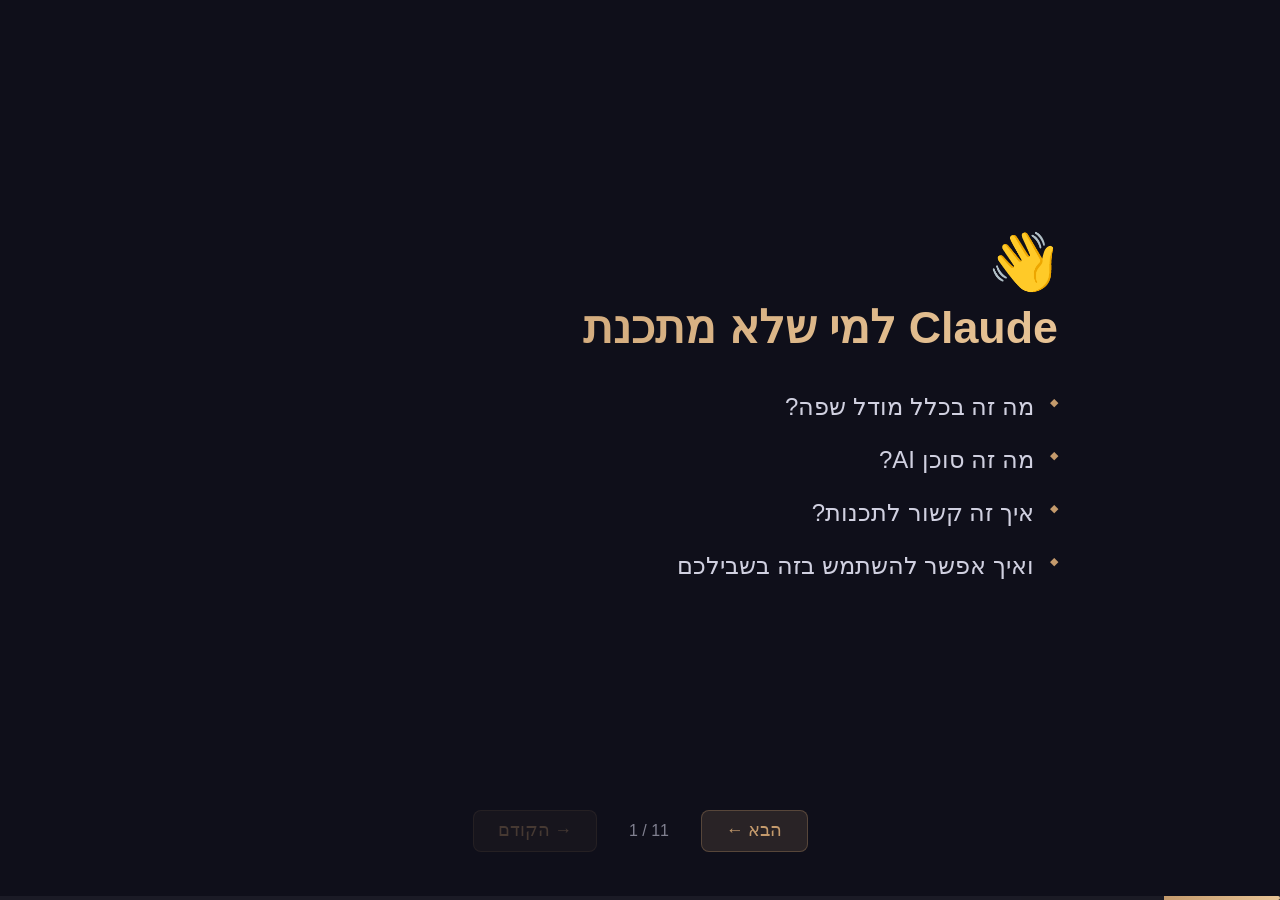
<file: teaching claude/index.html>
<!DOCTYPE html>
<html lang="he" dir="rtl">
<head>
  <meta charset="UTF-8">
  <meta name="viewport" content="width=device-width, initial-scale=1.0">
  <title>Claude למי שלא מתכנת</title>
  <link rel="stylesheet" href="styles.css">
</head>
<body>

  <!-- Slide container -->
  <div id="presentation">
    <div id="slide" class="slide">
      <div class="slide-emoji" id="slide-emoji"></div>
      <h1 id="slide-title"></h1>
      <ul id="slide-bullets"></ul>
    </div>

    <!-- Navigation -->
    <div class="nav-bar">
      <button id="btn-next" onclick="nextSlide()">הבא ←</button>
      <span id="slide-counter"></span>
      <button id="btn-prev" onclick="prevSlide()">→ הקודם</button>
    </div>

    <!-- Progress bar -->
    <div class="progress-bar">
      <div id="progress-fill" class="progress-fill"></div>
    </div>

    <!-- Speaker notes (toggle with N key) -->
    <div id="speaker-notes" class="speaker-notes hidden">
      <strong>הערות למציג:</strong>
      <p id="notes-text"></p>
    </div>
  </div>

  <!-- Load content from external file -->
  <script src="slides-content.js"></script>

  <script>
    let currentSlide = 0;

    function renderSlide(index) {
      const slide = slidesContent[index];
      if (!slide) return;

      // Title & emoji
      document.getElementById('slide-title').textContent = slide.title;
      document.getElementById('slide-emoji').textContent = slide.emoji || '';

      // Bullets
      const ul = document.getElementById('slide-bullets');
      ul.innerHTML = '';
      (slide.bullets || []).forEach(text => {
        const li = document.createElement('li');
        const isIndented = text.startsWith('  •');
        if (isIndented) {
          li.className = 'sub-bullet';
          li.textContent = text.replace(/^\s+•\s*/, '');
        } else {
          li.textContent = text;
        }
        ul.appendChild(li);
      });

      // Notes
      document.getElementById('notes-text').textContent = slide.notes || '';

      // Counter
      document.getElementById('slide-counter').textContent =
        `${index + 1} / ${slidesContent.length}`;

      // Progress bar
      const pct = ((index + 1) / slidesContent.length) * 100;
      document.getElementById('progress-fill').style.width = pct + '%';

      // Nav button states
      document.getElementById('btn-prev').disabled = index === 0;
      document.getElementById('btn-next').disabled = index === slidesContent.length - 1;

      // Animate
      const slideEl = document.getElementById('slide');
      slideEl.classList.remove('slide-enter');
      void slideEl.offsetWidth; // reflow trigger
      slideEl.classList.add('slide-enter');
    }

    function nextSlide() {
      if (currentSlide < slidesContent.length - 1) {
        currentSlide++;
        renderSlide(currentSlide);
      }
    }

    function prevSlide() {
      if (currentSlide > 0) {
        currentSlide--;
        renderSlide(currentSlide);
      }
    }

    // Keyboard navigation
    document.addEventListener('keydown', (e) => {
      if (e.key === 'ArrowLeft' || e.key === 'ArrowDown' || e.key === ' ') {
        e.preventDefault();
        nextSlide();
      } else if (e.key === 'ArrowRight' || e.key === 'ArrowUp') {
        e.preventDefault();
        prevSlide();
      } else if (e.key === 'n' || e.key === 'N' || e.key === 'נ') {
        document.getElementById('speaker-notes').classList.toggle('hidden');
      } else if (e.key === 'Home') {
        currentSlide = 0;
        renderSlide(currentSlide);
      } else if (e.key === 'End') {
        currentSlide = slidesContent.length - 1;
        renderSlide(currentSlide);
      } else if (e.key === 'f' || e.key === 'F' || e.key === 'כ') {
        toggleFullscreen();
      }
    });

    function toggleFullscreen() {
      if (!document.fullscreenElement) {
        document.documentElement.requestFullscreen();
      } else {
        document.exitFullscreen();
      }
    }

    // Touch support for mobile
    let touchStartX = 0;
    document.addEventListener('touchstart', (e) => {
      touchStartX = e.changedTouches[0].screenX;
    });
    document.addEventListener('touchend', (e) => {
      const diff = touchStartX - e.changedTouches[0].screenX;
      if (Math.abs(diff) > 50) {
        if (diff > 0) nextSlide();   // swipe left = next (RTL)
        else prevSlide();             // swipe right = prev (RTL)
      }
    });

    // Initialize
    renderSlide(0);
  </script>

</body>
</html>
</file>
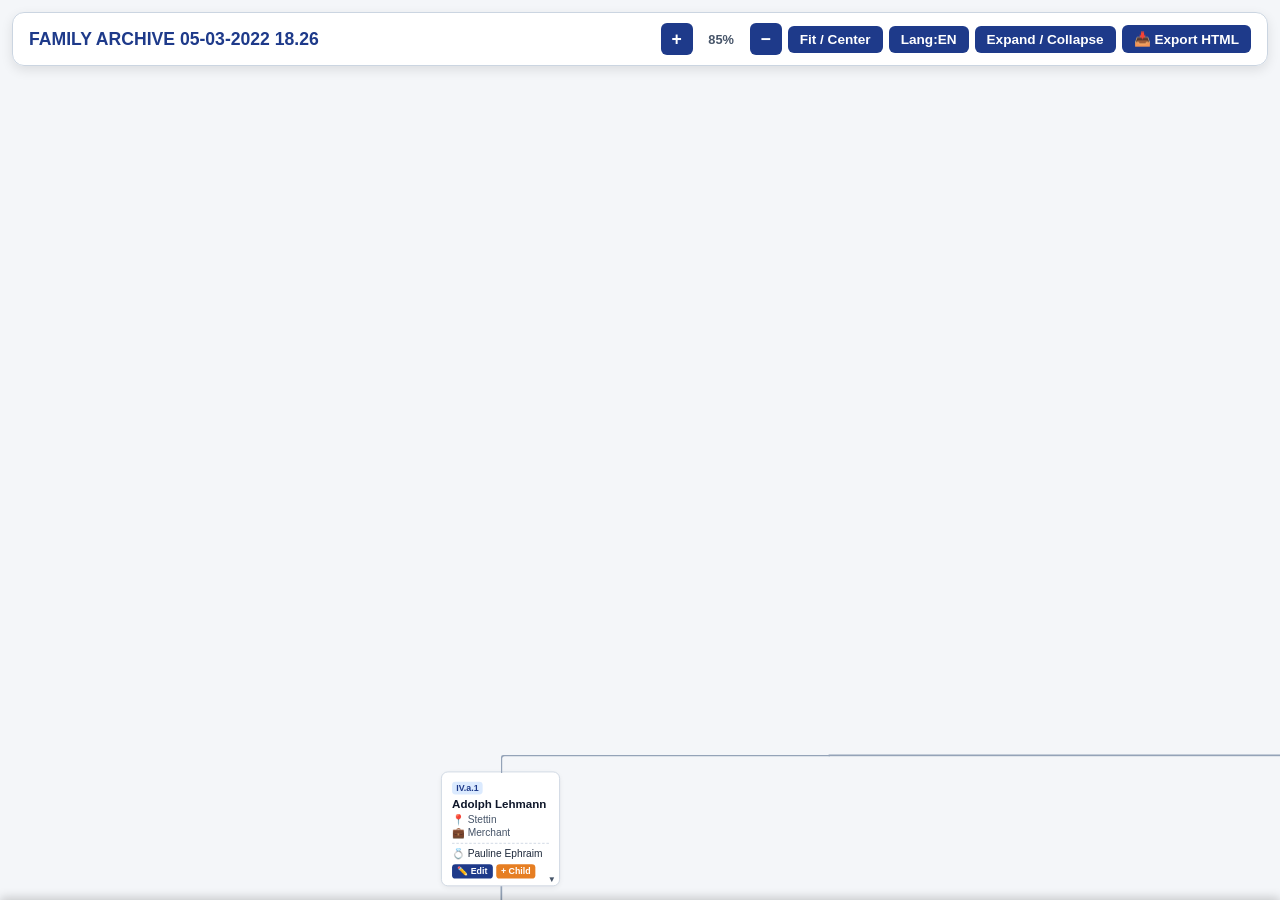
<file: family_tree_structure.html>
<!DOCTYPE html>
<html lang="en">
<head>
    <meta charset="UTF-8">
    <meta name="viewport" content="width=device-width, initial-scale=1.0, maximum-scale=1.0, user-scalable=no">
    <title>Lehmann Family Tree - Interactive Zoom & Pan</title>
    <style>
        :root {
            --bg-color: #f4f6f9;
            --node-bg: #ffffff;
            --node-border: #cbd5e1;
            --node-accent: #1e3a8a;
            --text-main: #0f172a;
            --text-sub: #475569;
            --line-color: #94a3b8;
        }

        * {
            box-sizing: border-box;
            user-select: none;
        }

        body {
            font-family: -apple-system, BlinkMacSystemFont, "Segoe UI", Roboto, Helvetica, Arial, sans-serif;
            background-color: var(--bg-color);
            color: var(--text-main);
            margin: 0;
            padding: 0;
            overflow: hidden;
            width: 100vw;
            height: 100vh;
        }

        header {
            position: fixed;
            top: 12px;
            left: 12px;
            right: 12px;
            z-index: 1000;
            display: flex;
            flex-wrap: wrap;
            justify-content: space-between;
            align-items: center;
            background: rgba(255, 255, 255, 0.95);
            backdrop-filter: blur(8px);
            padding: 10px 16px;
            border-radius: 12px;
            box-shadow: 0 4px 12px rgba(0,0,0,0.1);
            border: 1px solid var(--node-border);
        }

        h1 {
            font-size: 1.1rem;
            margin: 0;
            color: var(--node-accent);
        }

        .controls {
            display: flex;
            gap: 6px;
            align-items: center;
            flex-wrap: wrap;
        }

        button {
            background-color: var(--node-accent);
            color: white;
            border: none;
            padding: 6px 12px;
            border-radius: 6px;
            font-size: 0.85rem;
            font-weight: 600;
            cursor: pointer;
            transition: background-color 0.2s, transform 0.1s;
            display: inline-flex;
            align-items: center;
            justify-content: center;
        }

        button:active {
            transform: scale(0.95);
        }

        .zoom-btn {
            width: 32px;
            height: 32px;
            padding: 0;
            font-size: 1.1rem;
        }

        .zoom-level {
            font-size: 0.8rem;
            font-weight: bold;
            color: var(--text-sub);
            min-width: 45px;
            text-align: center;
        }

        /* Viewport and Canvas setup for Pan/Zoom */
        #viewport {
            width: 100vw;
            height: 100vh;
            cursor: grab;
            overflow: hidden;
            position: relative;
            background-radial: circle, #e2e8f0 1px, transparent 1px;
            background-size: 20px 20px;
        }

        #viewport:active {
            cursor: grabbing;
        }

        #canvas {
            position: absolute;
            transform-origin: 0 0;
            padding: 120px;
            display: inline-block;
        }

        /* Tree hierarchy structure */
        .tf-tree {
            display: inline-block;
            white-space: nowrap;
        }

        .tf-tree ul {
            display: flex;
            justify-content: center;
            padding-top: 20px;
            position: relative;
            margin: 0;
            padding-left: 0;
            list-style-type: none;
        }

        .tf-tree li {
            text-align: center;
            list-style-type: none;
            position: relative;
            padding: 20px 6px 0 6px;
        }

        /* Connecting lines */
        .tf-tree li::before, .tf-tree li::after {
            content: '';
            position: absolute;
            top: 0;
            right: 50%;
            border-top: 2px solid var(--line-color);
            width: 50%;
            height: 20px;
        }

        .tf-tree li::after {
            right: auto;
            left: 50%;
            border-left: 2px solid var(--line-color);
        }

        .tf-tree li:only-child::after, .tf-tree li:only-child::before {
            display: none;
        }

        .tf-tree li:only-child {
            padding-top: 0;
        }

        .tf-tree li:first-child::before, .tf-tree li:last-child::after {
            border: none;
        }

        .tf-tree li:last-child::before {
            border-right: 2px solid var(--line-color);
            border-radius: 0 5px 0 0;
        }

        .tf-tree li:first-child::after {
            border-radius: 5px 0 0 0;
        }

        .tf-tree ul ul::before {
            content: '';
            position: absolute;
            top: 0;
            left: 50%;
            border-left: 2px solid var(--line-color);
            width: 0;
            height: 20px;
        }

        /* Node Box Styling */
        .tf-nc {
            border: 1px solid var(--node-border);
            background-color: var(--node-bg);
            display: inline-block;
            padding: 8px 12px;
            border-radius: 8px;
            box-shadow: 0 2px 6px rgba(0,0,0,0.06);
            text-align: left;
            min-width: 140px;
            max-width: 220px;
            white-space: normal;
            vertical-align: top;
            position: relative;
            transition: border-color 0.2s, box-shadow 0.2s;
        }

        .tf-nc:hover {
            border-color: var(--node-accent);
            box-shadow: 0 4px 10px rgba(0,0,0,0.12);
        }

        .id-tag {
            font-size: 0.65rem;
            font-weight: bold;
            color: var(--node-accent);
            background: #dbeafe;
            padding: 2px 5px;
            border-radius: 4px;
            display: inline-block;
            margin-bottom: 4px;
        }

        .name {
            font-weight: bold;
            font-size: 0.85rem;
            color: var(--text-main);
        }

        .meta {
            font-size: 0.75rem;
            color: var(--text-sub);
            margin-top: 4px;
            line-height: 1.25;
        }

        .spouse {
            margin-top: 4px;
            padding-top: 4px;
            border-top: 1px dashed var(--node-border);
            font-size: 0.75rem;
            color: #1e293b;
        }

        .collapsed ul {
            display: none !important;
        }

        .has-children > .tf-nc::after {
            content: '▼';
            font-size: 0.6rem;
            position: absolute;
            bottom: 2px;
            right: 4px;
            color: var(--text-sub);
        }

        .collapsed.has-children > .tf-nc::after {
            content: '▶';
        }

        /* Edit buttons on nodes */
        .node-actions {
            margin-top: 6px;
            display: flex;
            gap: 4px;
        }

        .node-btn {
            background: var(--node-accent);
            color: white;
            border: none;
            padding: 2px 6px;
            border-radius: 4px;
            font-size: 0.65rem;
            cursor: pointer;
            font-weight: 600;
        }

        .node-btn:hover { opacity: 0.85; }
        .node-btn.add { background: #e67e22; }

        /* Save bar */
        .save-bar {
            position: fixed;
            bottom: 0;
            left: 0;
            right: 0;
            background: var(--node-accent);
            color: white;
            padding: 10px 20px;
            display: flex;
            justify-content: space-between;
            align-items: center;
            z-index: 2000;
            transform: translateY(100%);
            transition: transform 0.3s ease;
            box-shadow: 0 -2px 10px rgba(0,0,0,0.2);
        }

        .save-bar.visible { transform: translateY(0); }

        .save-bar button {
            padding: 8px 16px;
            font-size: 0.85rem;
            border-radius: 8px;
        }

        .save-bar .btn-save { background: #28a745; }
        .save-bar .btn-discard { background: #dc3545; }

        /* Modal */
        .modal-overlay {
            position: fixed;
            inset: 0;
            background: rgba(0,0,0,0.5);
            display: flex;
            align-items: center;
            justify-content: center;
            z-index: 3000;
        }

        .modal {
            background: white;
            border-radius: 12px;
            padding: 24px;
            min-width: 320px;
            max-width: 90vw;
            box-shadow: 0 10px 40px rgba(0,0,0,0.3);
        }

        .modal h3 { margin: 0 0 16px 0; color: var(--node-accent); }

        .modal label {
            display: block;
            font-size: 0.85rem;
            font-weight: 600;
            margin-bottom: 4px;
            color: var(--text-sub);
        }

        .modal input {
            width: 100%;
            padding: 8px 12px;
            border: 1px solid var(--node-border);
            border-radius: 6px;
            font-size: 0.9rem;
            margin-bottom: 12px;
            box-sizing: border-box;
        }

        .modal-actions {
            display: flex;
            gap: 8px;
            justify-content: flex-end;
            margin-top: 16px;
        }

        .modal-actions button {
            padding: 8px 16px;
            border-radius: 8px;
            font-weight: 600;
        }

        .modal-actions .btn-cancel { background: #dc3545; }
        .modal-actions .btn-confirm { background: #28a745; }

        /* Print styles */
        @media print {
            @page {
                size: landscape;
                margin: 5mm;
            }

            body {
                overflow: visible;
                width: auto;
                height: auto;
                background: white;
            }

            header, .save-bar, .modal-overlay, .node-actions {
                display: none !important;
            }

            #viewport {
                overflow: visible;
                width: auto;
                height: auto;
                cursor: default;
            }

            #canvas {
                position: static;
                transform: none !important;
                padding: 10px;
                display: block;
            }

            .tf-tree {
                display: block;
                white-space: nowrap;
            }

            .tf-nc {
                border: 1px solid #999;
                box-shadow: none;
                font-size: 7pt;
                padding: 3px 5px;
                min-width: 70px;
                max-width: 130px;
            }

            .tf-nc:hover {
                border-color: #999;
                box-shadow: none;
            }

            .tf-tree li {
                padding: 14px 3px 0 3px;
            }

            .tf-tree ul { padding-top: 14px; }
            .tf-tree ul ul::before { height: 14px; }
            .tf-tree li::before, .tf-tree li::after { height: 14px; }

            .id-tag { font-size: 5pt; padding: 1px 3px; }
            .name { font-size: 7pt; }
            .meta { font-size: 6pt; margin-top: 2px; }
            .spouse { font-size: 6pt; margin-top: 2px; padding-top: 2px; }

            .collapsed ul {
                display: flex !important;
            }

            .has-children > .tf-nc::after,
            .collapsed.has-children > .tf-nc::after {
                display: none;
            }
        }

        /* Print preview mode - applied via JS before printing */
        body.print-mode {
            overflow: visible;
            width: auto;
            height: auto;
        }

        body.print-mode header { display: none; }
        body.print-mode .save-bar { display: none; }
        body.print-mode .node-actions { display: none; }

        body.print-mode #viewport {
            overflow: visible;
            width: auto;
            height: auto;
        }

        body.print-mode #canvas {
            position: static;
            transform: none !important;
            padding: 10px;
        }
    </style>
</head>
<body>

<header>
    <h1 id="app-title">Lehmann Family Tree</h1>
    <div class="controls">
        <button class="zoom-btn" onclick="zoomIn()" title="Zoom In">+</button>
        <span class="zoom-level" id="zoom-indicator">100%</span>
        <button class="zoom-btn" onclick="zoomOut()" title="Zoom Out">−</button>
        <button onclick="resetZoom()" title="Reset View">Fit / Center</button>
        <button onclick="toggleLang()">Lang: <span id="lang-label">EN</span></button>
        <button onclick="toggleAll()">Expand / Collapse</button>
        <button onclick="printTree()">📥 Export HTML</button>
    </div>
</header>

<div id="viewport">
    <div id="canvas">
        <div class="tf-tree" id="tree-root"></div>
    </div>
</div>

<div class="save-bar" id="save-bar">
    <span id="save-status">Unsaved changes</span>
    <div style="display:flex;gap:8px;">
        <button class="btn-discard" onclick="discardChanges()">Discard</button>
        <button class="btn-save" onclick="saveChanges()">Save Changes</button>
    </div>
</div>

<script>
let currentLang = 'en';
let allExpanded = true;
let jsonData = null;
let hasChanges = false;

// Pan / Zoom variables
let scale = 0.85;
let pointX = 50;
let pointY = 100;
let startX = 0;
let startY = 0;
let isPanning = false;

const viewport = document.getElementById('viewport');
const canvas = document.getElementById('canvas');
const zoomIndicator = document.getElementById('zoom-indicator');

let treeData = null;

function personToNode(person) {
    return {
        id: person.id,
        name: person.name,
        birth: person.birth_year || (person.birth_date ? person.birth_date.split('-')[0] : ''),
        loc: person.location || '',
        occ_de: person.occupation_de || '',
        occ_en: person.occupation_en || '',
        spouse: person.spouse || '',
        notes_de: person.marital_status_de || person.notes_de || '',
        notes_en: person.marital_status_en || person.notes_en || '',
        children: []
    };
}

function buildNestedTree(json) {
    const generations = json.generations;
    const nodeMap = {};

    generations.forEach(gen => {
        gen.individuals.forEach(person => {
            nodeMap[person.id] = personToNode(person);
        });
    });

    const parentChildMap = {
        'I.1': ['II.1'],
        'II.1': ['III.1'],
        'III.1': ['IV.a', 'IV.b', 'IV.c', 'IV.c.single', 'IV.d'],
        'IV.a': generations.find(g => g.generation === 'IV.a Children')?.individuals.map(p => p.id) || [],
        'IV.b': generations.find(g => g.generation === 'IV.b Children')?.individuals.map(p => p.id) || [],
        'IV.c': generations.find(g => g.generation === 'IV.c Children')?.individuals.map(p => p.id) || [],
        'IV.d': generations.find(g => g.generation === 'IV.d Children')?.individuals.map(p => p.id) || [],
    };

    generations.forEach(gen => {
        const match = gen.generation.match(/^([\w.]+)\s*Children$/);
        if (match) {
            const parentId = match[1].trim();
            parentChildMap[parentId] = gen.individuals.map(p => p.id);
        }
        const match2 = gen.generation.match(/^([\w.]+)\s*\/\s*[\w.]+\s*Children$/);
        if (match2) {
            const parentId = match2[1].trim();
            parentChildMap[parentId] = gen.individuals.map(p => p.id);
        }
    });

    function attachChildren(node) {
        const childIds = parentChildMap[node.id];
        if (childIds) {
            node.children = childIds
                .filter(id => nodeMap[id])
                .map(id => {
                    const child = nodeMap[id];
                    attachChildren(child);
                    return child;
                });
        }
        return node;
    }

    const root = nodeMap['I.1'];
    attachChildren(root);
    return root;
}

async function loadTreeData() {
    const response = await fetch('family_tree_base.json');
    jsonData = await response.json();
    document.getElementById('app-title').textContent = jsonData.document_title || 'Lehmann Family Tree';
    rebuildTree();
}

function rebuildTree() {
    treeData = buildNestedTree(jsonData);
    renderTree(false);
}

function markDirty() {
    hasChanges = true;
    document.getElementById('save-bar').classList.add('visible');
}

function updateTransform() {
    canvas.style.transform = `translate(${pointX}px, ${pointY}px) scale(${scale})`;
    zoomIndicator.innerText = `${Math.round(scale * 100)}%`;
}

function zoomIn() {
    scale = Math.min(scale * 1.2, 2.5);
    updateTransform();
}

function zoomOut() {
    scale = Math.max(scale / 1.2, 0.15);
    updateTransform();
}

function resetZoom() {
    scale = 0.65;
    const viewportWidth = viewport.clientWidth;
    const canvasWidth = canvas.clientWidth * scale;
    pointX = Math.max((viewportWidth - canvasWidth) / 2, 20);
    pointY = 100;
    updateTransform();
}

// Pan & Drag Handlers
viewport.addEventListener('mousedown', (e) => {
    if (e.target.closest('header') || e.target.closest('.tf-nc')) return;
    isPanning = true;
    startX = e.clientX - pointX;
    startY = e.clientY - pointY;
});

window.addEventListener('mousemove', (e) => {
    if (!isPanning) return;
    e.preventDefault();
    pointX = e.clientX - startX;
    pointY = e.clientY - startY;
    updateTransform();
});

window.addEventListener('mouseup', () => {
    isPanning = false;
});

// Wheel Zoom Handler
viewport.addEventListener('wheel', (e) => {
    e.preventDefault();
    const xs = (e.clientX - pointX) / scale;
    const ys = (e.clientY - pointY) / scale;
    const delta = -e.deltaY;

    if (delta > 0) {
        scale = Math.min(scale * 1.1, 2.5);
    } else {
        scale = Math.max(scale / 1.1, 0.15);
    }

    pointX = e.clientX - xs * scale;
    pointY = e.clientY - ys * scale;
    updateTransform();
}, { passive: false });

// Touch Panning & Pinching for Mobile
let touchStartDist = 0;

viewport.addEventListener('touchstart', (e) => {
    if (e.touches.length === 1) {
        if (e.target.closest('header') || e.target.closest('.tf-nc')) return;
        isPanning = true;
        startX = e.touches[0].clientX - pointX;
        startY = e.touches[0].clientY - pointY;
    } else if (e.touches.length === 2) {
        isPanning = false;
        touchStartDist = Math.hypot(
            e.touches[0].clientX - e.touches[1].clientX,
            e.touches[0].clientY - e.touches[1].clientY
        );
    }
});

viewport.addEventListener('touchmove', (e) => {
    if (isPanning && e.touches.length === 1) {
        pointX = e.touches[0].clientX - startX;
        pointY = e.touches[0].clientY - startY;
        updateTransform();
    } else if (e.touches.length === 2) {
        const dist = Math.hypot(
            e.touches[0].clientX - e.touches[1].clientX,
            e.touches[0].clientY - e.touches[1].clientY
        );
        const factor = dist / touchStartDist;
        scale = Math.min(Math.max(scale * factor, 0.15), 2.5);
        touchStartDist = dist;
        updateTransform();
    }
});

viewport.addEventListener('touchend', () => {
    isPanning = false;
});

// Tree Building HTML Logic
function buildTreeHTML(node) {
    const hasChildren = node.children && node.children.length > 0;
    const occ = currentLang === 'de' ? (node.occ_de || '') : (node.occ_en || '');
    const escapedId = node.id.replace(/'/g, "\\'");

    let html = `<li class="${hasChildren ? 'has-children' : ''}">`;
    html += `<div class="tf-nc" onclick="toggleNode(event, this)">`;
    html += `<span class="id-tag">${node.id}</span>`;
    html += `<div class="name">${node.name}</div>`;

    if (node.birth || node.loc || occ) {
        html += `<div class="meta">`;
        if (node.birth) html += `<div><sup>*</sup>${node.birth}</div>`;
        if (node.loc) html += `<div>📍 ${node.loc}</div>`;
        if (occ) html += `<div>💼 ${occ}</div>`;
        html += `</div>`;
    }

    if (node.spouse) {
        html += `<div class="spouse">💍 ${node.spouse}</div>`;
    }

    html += `<div class="node-actions">`;
    html += `<button class="node-btn" onclick="event.stopPropagation(); editNodeName('${escapedId}')">✏️ Edit</button>`;
    html += `<button class="node-btn add" onclick="event.stopPropagation(); addChildToNode('${escapedId}')">+ Child</button>`;
    html += `</div>`;

    html += `</div>`;

    if (hasChildren) {
        html += `<ul>`;
        node.children.forEach(child => {
            html += buildTreeHTML(child);
        });
        html += `</ul>`;
    }

    html += `</li>`;
    return html;
}

function renderTree(shouldResetZoom = true) {
    if (!treeData) return;
    const rootContainer = document.getElementById('tree-root');
    rootContainer.innerHTML = `<ul>${buildTreeHTML(treeData)}</ul>`;
    if (shouldResetZoom) setTimeout(resetZoom, 50);
    else updateTransform();
}

function toggleNode(event, element) {
    event.stopPropagation();
    if (event.target.closest('.node-btn')) return;
    const parentLi = element.parentElement;
    if (parentLi.classList.contains('has-children')) {
        parentLi.classList.toggle('collapsed');
    }
}

function toggleLang() {
    currentLang = currentLang === 'de' ? 'en' : 'de';
    document.getElementById('lang-label').innerText = currentLang.toUpperCase();
    rebuildTree();
}

function toggleAll() {
    allExpanded = !allExpanded;
    const nodes = document.querySelectorAll('.tf-tree li.has-children');
    nodes.forEach(node => {
        if (allExpanded) {
            node.classList.remove('collapsed');
        } else {
            node.classList.add('collapsed');
        }
    });
}

// --- Editing Functions ---

function findPersonInJson(personId) {
    for (const gen of jsonData.generations) {
        const person = gen.individuals.find(p => p.id === personId);
        if (person) return { person, gen };
    }
    return null;
}

function editNodeName(personId) {
    const result = findPersonInJson(personId);
    if (!result) return;
    const { person } = result;

    const birthValue = person.birth_date || person.birth_year || '';

    showModal('Edit Person', [
        { label: 'ID', key: 'id', value: person.id, readonly: true },
        { label: 'Name', key: 'name', value: person.name },
        { label: 'Birth (year or date)', key: 'birth', value: birthValue },
        { label: 'Spouse', key: 'spouse', value: person.spouse || '' },
        { label: 'Location', key: 'location', value: person.location || '' }
    ], (values) => {
        let changed = false;
        if (values.name && values.name !== person.name) {
            person.name = values.name;
            changed = true;
        }
        const oldBirth = person.birth_date || person.birth_year || '';
        if (values.birth !== oldBirth) {
            if (values.birth && values.birth.includes('-')) {
                person.birth_date = values.birth;
                delete person.birth_year;
            } else if (values.birth) {
                person.birth_year = values.birth;
                delete person.birth_date;
            } else {
                delete person.birth_year;
                delete person.birth_date;
            }
            changed = true;
        }
        if (values.spouse !== (person.spouse || '')) {
            if (values.spouse) person.spouse = values.spouse;
            else delete person.spouse;
            changed = true;
        }
        if (values.location !== (person.location || '')) {
            if (values.location) person.location = values.location;
            else delete person.location;
            changed = true;
        }
        if (changed) {
            markDirty();
            rebuildTree();
        }
    });
}

function addChildToNode(parentId) {
    const result = findPersonInJson(parentId);
    if (!result) return;
    const { person, gen } = result;

    const childGenName = `${parentId} Children`;
    let childGen = jsonData.generations.find(g => g.generation === childGenName);
    if (!childGen) {
        childGen = jsonData.generations.find(g => g.generation.startsWith(parentId + ' ') && g.generation.endsWith('Children'));
    }
    if (!childGen) {
        childGen = jsonData.generations.find(g => g.generation.includes(parentId) && g.generation.endsWith('Children'));
    }

    const existingChildren = childGen ? childGen.individuals : [];
    const nextLetter = String.fromCharCode(97 + existingChildren.length);
    const suggestedId = `${parentId}.${nextLetter}`;

    showModal(`Add Child of ${person.name}`, [
        { label: 'Child ID', key: 'id', value: suggestedId },
        { label: 'Name', key: 'name', value: '' },
        { label: 'Spouse (optional)', key: 'spouse', value: '' },
        { label: 'Location (optional)', key: 'location', value: '' },
        { label: 'Birth Year (optional)', key: 'birth_year', value: '' }
    ], (values) => {
        if (!values.name) { alert('Name is required'); return; }

        const newPerson = { id: values.id, name: values.name };
        if (values.spouse) newPerson.spouse = values.spouse;
        if (values.location) newPerson.location = values.location;
        if (values.birth_year) newPerson.birth_year = values.birth_year;

        if (childGen) {
            childGen.individuals.push(newPerson);
        } else {
            const genIdx = jsonData.generations.indexOf(gen);
            jsonData.generations.splice(genIdx + 1, 0, {
                generation: childGenName,
                description: `Children of ${person.name}`,
                individuals: [newPerson]
            });
        }

        markDirty();
        rebuildTree();
    });
}

// --- Modal ---

function showModal(title, fields, onConfirm) {
    const overlay = document.createElement('div');
    overlay.className = 'modal-overlay';

    let fieldsHtml = fields.map(f => {
        const readonly = f.readonly ? 'readonly style="background:#eee;"' : '';
        return `
            <label>${f.label}</label>
            <input type="text" id="modal-${f.key}" value="${(f.value || '').replace(/"/g, '&quot;')}" ${readonly}>
        `;
    }).join('');

    overlay.innerHTML = `
        <div class="modal">
            <h3>${title}</h3>
            ${fieldsHtml}
            <div class="modal-actions">
                <button class="btn-cancel" onclick="this.closest('.modal-overlay').remove()">Cancel</button>
                <button class="btn-confirm" id="modal-confirm">Confirm</button>
            </div>
        </div>
    `;

    document.body.appendChild(overlay);
    overlay.querySelector('#modal-confirm').onclick = () => {
        const values = {};
        fields.forEach(f => {
            values[f.key] = document.getElementById(`modal-${f.key}`).value.trim();
        });
        overlay.remove();
        onConfirm(values);
    };

    overlay.addEventListener('click', (e) => {
        if (e.target === overlay) overlay.remove();
    });

    const firstInput = overlay.querySelector('input:not([readonly])');
    if (firstInput) setTimeout(() => firstInput.focus(), 50);
}

// --- Save / Discard ---

async function saveChanges() {
    document.getElementById('save-status').textContent = 'Saving...';
    try {
        const response = await fetch('/save', {
            method: 'POST',
            headers: { 'Content-Type': 'application/json' },
            body: JSON.stringify(jsonData)
        });
        const result = await response.json();
        if (result.status === 'ok') {
            hasChanges = false;
            document.getElementById('save-bar').classList.remove('visible');
        } else {
            alert('Save failed: ' + result.message);
            document.getElementById('save-status').textContent = 'Save failed!';
        }
    } catch (e) {
        alert('Save failed: ' + e.message);
        document.getElementById('save-status').textContent = 'Save failed!';
    }
}

function discardChanges() {
    if (confirm('Discard all unsaved changes?')) {
        hasChanges = false;
        document.getElementById('save-bar').classList.remove('visible');
        loadTreeData();
    }
}

// --- Export self-contained HTML ---

function printTree() {
    // Expand all nodes
    const nodes = document.querySelectorAll('.tf-tree li.has-children');
    nodes.forEach(node => node.classList.remove('collapsed'));
    allExpanded = true;

    // Build a self-contained HTML with the tree data embedded
    const title = document.getElementById('app-title').textContent;
    const jsonStr = JSON.stringify(jsonData);

    const html = `<!DOCTYPE html>
<html lang="en">
<head>
<meta charset="UTF-8">
<meta name="viewport" content="width=device-width, initial-scale=1.0, maximum-scale=1.0, user-scalable=no">
<title>${title}</title>
<style>
:root { --bg-color:#f4f6f9; --node-bg:#ffffff; --node-border:#cbd5e1; --node-accent:#1e3a8a; --text-main:#0f172a; --text-sub:#475569; --line-color:#94a3b8; }
* { box-sizing:border-box; user-select:none; }
body { font-family:-apple-system,BlinkMacSystemFont,"Segoe UI",Roboto,Helvetica,Arial,sans-serif; background:var(--bg-color); color:var(--text-main); margin:0; padding:0; overflow:hidden; width:100vw; height:100vh; }
header { position:fixed; top:12px; left:12px; right:12px; z-index:1000; display:flex; flex-wrap:wrap; justify-content:space-between; align-items:center; background:rgba(255,255,255,0.95); backdrop-filter:blur(8px); padding:10px 16px; border-radius:12px; box-shadow:0 4px 12px rgba(0,0,0,0.1); border:1px solid var(--node-border); }
h1 { font-size:1.1rem; margin:0; color:var(--node-accent); }
.controls { display:flex; gap:6px; align-items:center; flex-wrap:wrap; }
button { background:var(--node-accent); color:white; border:none; padding:6px 12px; border-radius:6px; font-size:0.85rem; font-weight:600; cursor:pointer; }
button:active { transform:scale(0.95); }
.zoom-btn { width:32px; height:32px; padding:0; font-size:1.1rem; }
.zoom-level { font-size:0.8rem; font-weight:bold; color:var(--text-sub); min-width:45px; text-align:center; }
#viewport { width:100vw; height:100vh; cursor:grab; overflow:hidden; position:relative; }
#viewport:active { cursor:grabbing; }
#canvas { position:absolute; transform-origin:0 0; padding:120px; display:inline-block; }
.tf-tree { display:inline-block; white-space:nowrap; }
.tf-tree ul { display:flex; justify-content:center; padding-top:20px; position:relative; margin:0; padding-left:0; list-style:none; }
.tf-tree li { text-align:center; list-style:none; position:relative; padding:20px 6px 0 6px; }
.tf-tree li::before,.tf-tree li::after { content:''; position:absolute; top:0; right:50%; border-top:2px solid var(--line-color); width:50%; height:20px; }
.tf-tree li::after { right:auto; left:50%; border-left:2px solid var(--line-color); }
.tf-tree li:only-child::after,.tf-tree li:only-child::before { display:none; }
.tf-tree li:only-child { padding-top:0; }
.tf-tree li:first-child::before,.tf-tree li:last-child::after { border:none; }
.tf-tree li:last-child::before { border-right:2px solid var(--line-color); border-radius:0 5px 0 0; }
.tf-tree li:first-child::after { border-radius:5px 0 0 0; }
.tf-tree ul ul::before { content:''; position:absolute; top:0; left:50%; border-left:2px solid var(--line-color); width:0; height:20px; }
.tf-nc { border:1px solid var(--node-border); background:var(--node-bg); display:inline-block; padding:8px 12px; border-radius:8px; box-shadow:0 2px 6px rgba(0,0,0,0.06); text-align:left; min-width:140px; max-width:220px; white-space:normal; vertical-align:top; position:relative; transition:border-color 0.2s,box-shadow 0.2s; }
.tf-nc:hover { border-color:var(--node-accent); box-shadow:0 4px 10px rgba(0,0,0,0.12); }
.id-tag { font-size:0.65rem; font-weight:bold; color:var(--node-accent); background:#dbeafe; padding:2px 5px; border-radius:4px; display:inline-block; margin-bottom:4px; }
.name { font-weight:bold; font-size:0.85rem; }
.meta { font-size:0.75rem; color:var(--text-sub); margin-top:4px; line-height:1.25; }
.spouse { margin-top:4px; padding-top:4px; border-top:1px dashed var(--node-border); font-size:0.75rem; color:#1e293b; }
.collapsed ul { display:none !important; }
.has-children>.tf-nc::after { content:'\\u25BC'; font-size:0.6rem; position:absolute; bottom:2px; right:4px; color:var(--text-sub); }
.collapsed.has-children>.tf-nc::after { content:'\\u25B6'; }
</style>
</head>
<body>
<header>
<h1>${title}</h1>
<div class="controls">
<button class="zoom-btn" onclick="zoomIn()">+</button>
<span class="zoom-level" id="zoom-indicator">100%</span>
<button class="zoom-btn" onclick="zoomOut()">\\u2212</button>
<button onclick="resetZoom()">Fit / Center</button>
<button onclick="toggleLang()">Lang: <span id="lang-label">EN</span></button>
<button onclick="toggleAll()">Expand / Collapse</button>
</div>
</header>
<div id="viewport"><div id="canvas"><div class="tf-tree" id="tree-root"></div></div></div>
<scr`+`ipt>
var currentLang='en',allExpanded=true,scale=0.85,pointX=50,pointY=100,startX=0,startY=0,isPanning=false;
var viewport=document.getElementById('viewport'),canvas=document.getElementById('canvas'),zoomIndicator=document.getElementById('zoom-indicator');
var jsonData=${jsonStr};

function personToNode(p){return{id:p.id,name:p.name,birth:p.birth_year||(p.birth_date?p.birth_date.split('-')[0]:''),loc:p.location||'',occ_de:p.occupation_de||'',occ_en:p.occupation_en||'',spouse:p.spouse||'',children:[]};}

function buildNestedTree(json){
var gens=json.generations,nodeMap={};
gens.forEach(function(g){g.individuals.forEach(function(p){nodeMap[p.id]=personToNode(p);});});
var pcm={'I.1':['II.1'],'II.1':['III.1'],'III.1':['IV.a','IV.b','IV.c','IV.c.single','IV.d']};
['IV.a','IV.b','IV.c','IV.d'].forEach(function(k){var g=gens.find(function(x){return x.generation===k+' Children';});if(g)pcm[k]=g.individuals.map(function(p){return p.id;});});
gens.forEach(function(g){
var m=g.generation.match(/^([\\w.]+)\\s*Children$/);if(m)pcm[m[1].trim()]=g.individuals.map(function(p){return p.id;});
var m2=g.generation.match(/^([\\w.]+)\\s*\\/\\s*[\\w.]+\\s*Children$/);if(m2)pcm[m2[1].trim()]=g.individuals.map(function(p){return p.id;});
});
function attach(node){var ids=pcm[node.id];if(ids)node.children=ids.filter(function(id){return nodeMap[id];}).map(function(id){var c=nodeMap[id];attach(c);return c;});return node;}
return attach(nodeMap['I.1']);
}

function buildHTML(node){
var hasKids=node.children&&node.children.length>0;
var occ=currentLang==='de'?(node.occ_de||''):(node.occ_en||'');
var h='<li class="'+(hasKids?'has-children':'')+'"><div class="tf-nc" onclick="tog(event,this)"><span class="id-tag">'+node.id+'</span><div class="name">'+node.name+'</div>';
if(node.birth||node.loc||occ){h+='<div class="meta">';if(node.birth)h+='<div><sup>*</sup>'+node.birth+'</div>';if(node.loc)h+='<div>\\ud83d\\udccd '+node.loc+'</div>';if(occ)h+='<div>\\ud83d\\udcbc '+occ+'</div>';h+='</div>';}
if(node.spouse)h+='<div class="spouse">\\ud83d\\udc8d '+node.spouse+'</div>';
h+='</div>';
if(hasKids){h+='<ul>';node.children.forEach(function(c){h+=buildHTML(c);});h+='</ul>';}
h+='</li>';return h;
}

function render(){var t=buildNestedTree(jsonData);document.getElementById('tree-root').innerHTML='<ul>'+buildHTML(t)+'</ul>';setTimeout(resetZoom,50);}
function updateTransform(){canvas.style.transform='translate('+pointX+'px,'+pointY+'px) scale('+scale+')';zoomIndicator.innerText=Math.round(scale*100)+'%';}
function zoomIn(){scale=Math.min(scale*1.2,2.5);updateTransform();}
function zoomOut(){scale=Math.max(scale/1.2,0.15);updateTransform();}
function resetZoom(){scale=0.65;var vw=viewport.clientWidth,cw=canvas.clientWidth*scale;pointX=Math.max((vw-cw)/2,20);pointY=100;updateTransform();}
function tog(e,el){e.stopPropagation();var li=el.parentElement;if(li.classList.contains('has-children'))li.classList.toggle('collapsed');}
function toggleLang(){currentLang=currentLang==='de'?'en':'de';document.getElementById('lang-label').innerText=currentLang.toUpperCase();render();}
function toggleAll(){allExpanded=!allExpanded;document.querySelectorAll('.tf-tree li.has-children').forEach(function(n){allExpanded?n.classList.remove('collapsed'):n.classList.add('collapsed');});}

viewport.addEventListener('mousedown',function(e){if(e.target.closest('header')||e.target.closest('.tf-nc'))return;isPanning=true;startX=e.clientX-pointX;startY=e.clientY-pointY;});
window.addEventListener('mousemove',function(e){if(!isPanning)return;e.preventDefault();pointX=e.clientX-startX;pointY=e.clientY-startY;updateTransform();});
window.addEventListener('mouseup',function(){isPanning=false;});
viewport.addEventListener('wheel',function(e){e.preventDefault();var xs=(e.clientX-pointX)/scale,ys=(e.clientY-pointY)/scale;if(-e.deltaY>0)scale=Math.min(scale*1.1,2.5);else scale=Math.max(scale/1.1,0.15);pointX=e.clientX-xs*scale;pointY=e.clientY-ys*scale;updateTransform();},{passive:false});

render();
</scr`+`ipt>
</body>
</html>`;

    const blob = new Blob([html], { type: 'text/html' });
    const url = URL.createObjectURL(blob);
    const a = document.createElement('a');
    a.href = url;
    a.download = 'Lehmann_Family_Tree.html';
    a.click();
    URL.revokeObjectURL(url);
}

// Initial Setup - load from JSON
loadTreeData();
</script>

</body>
</html>
</file>
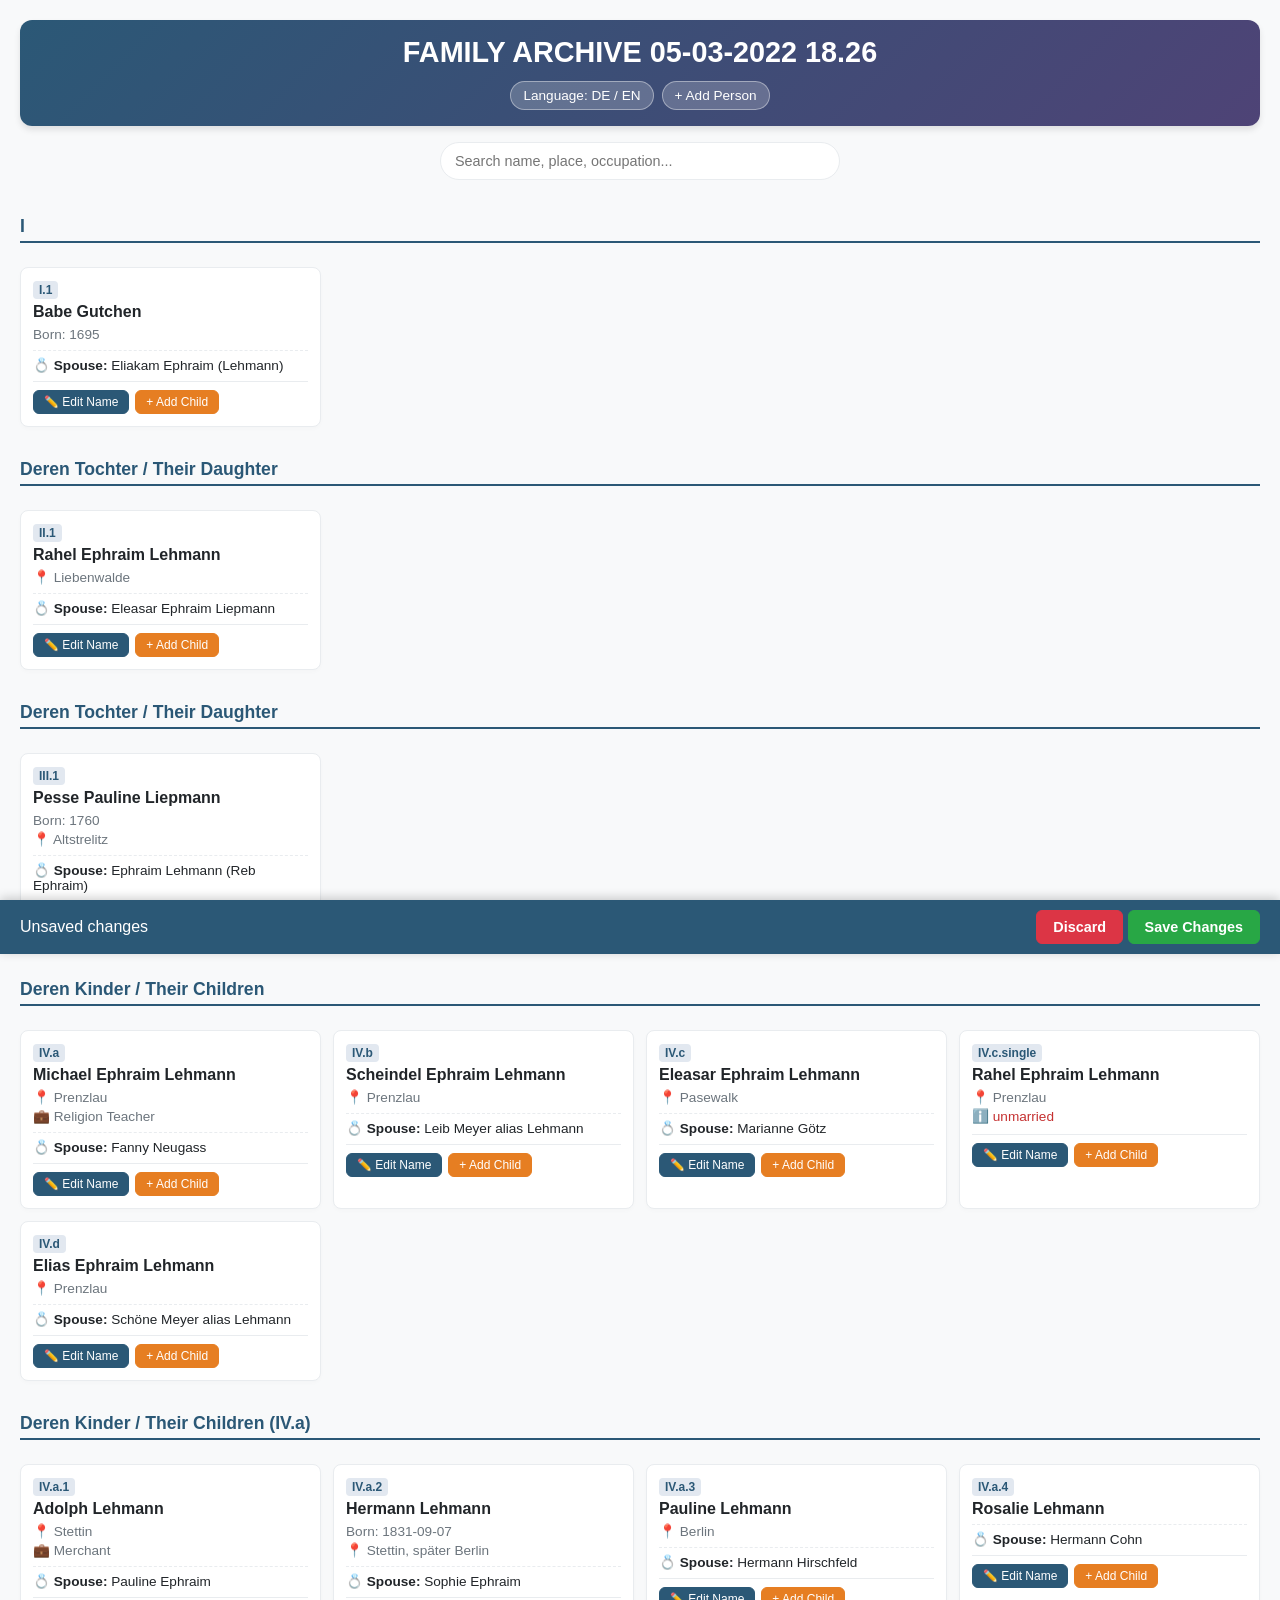
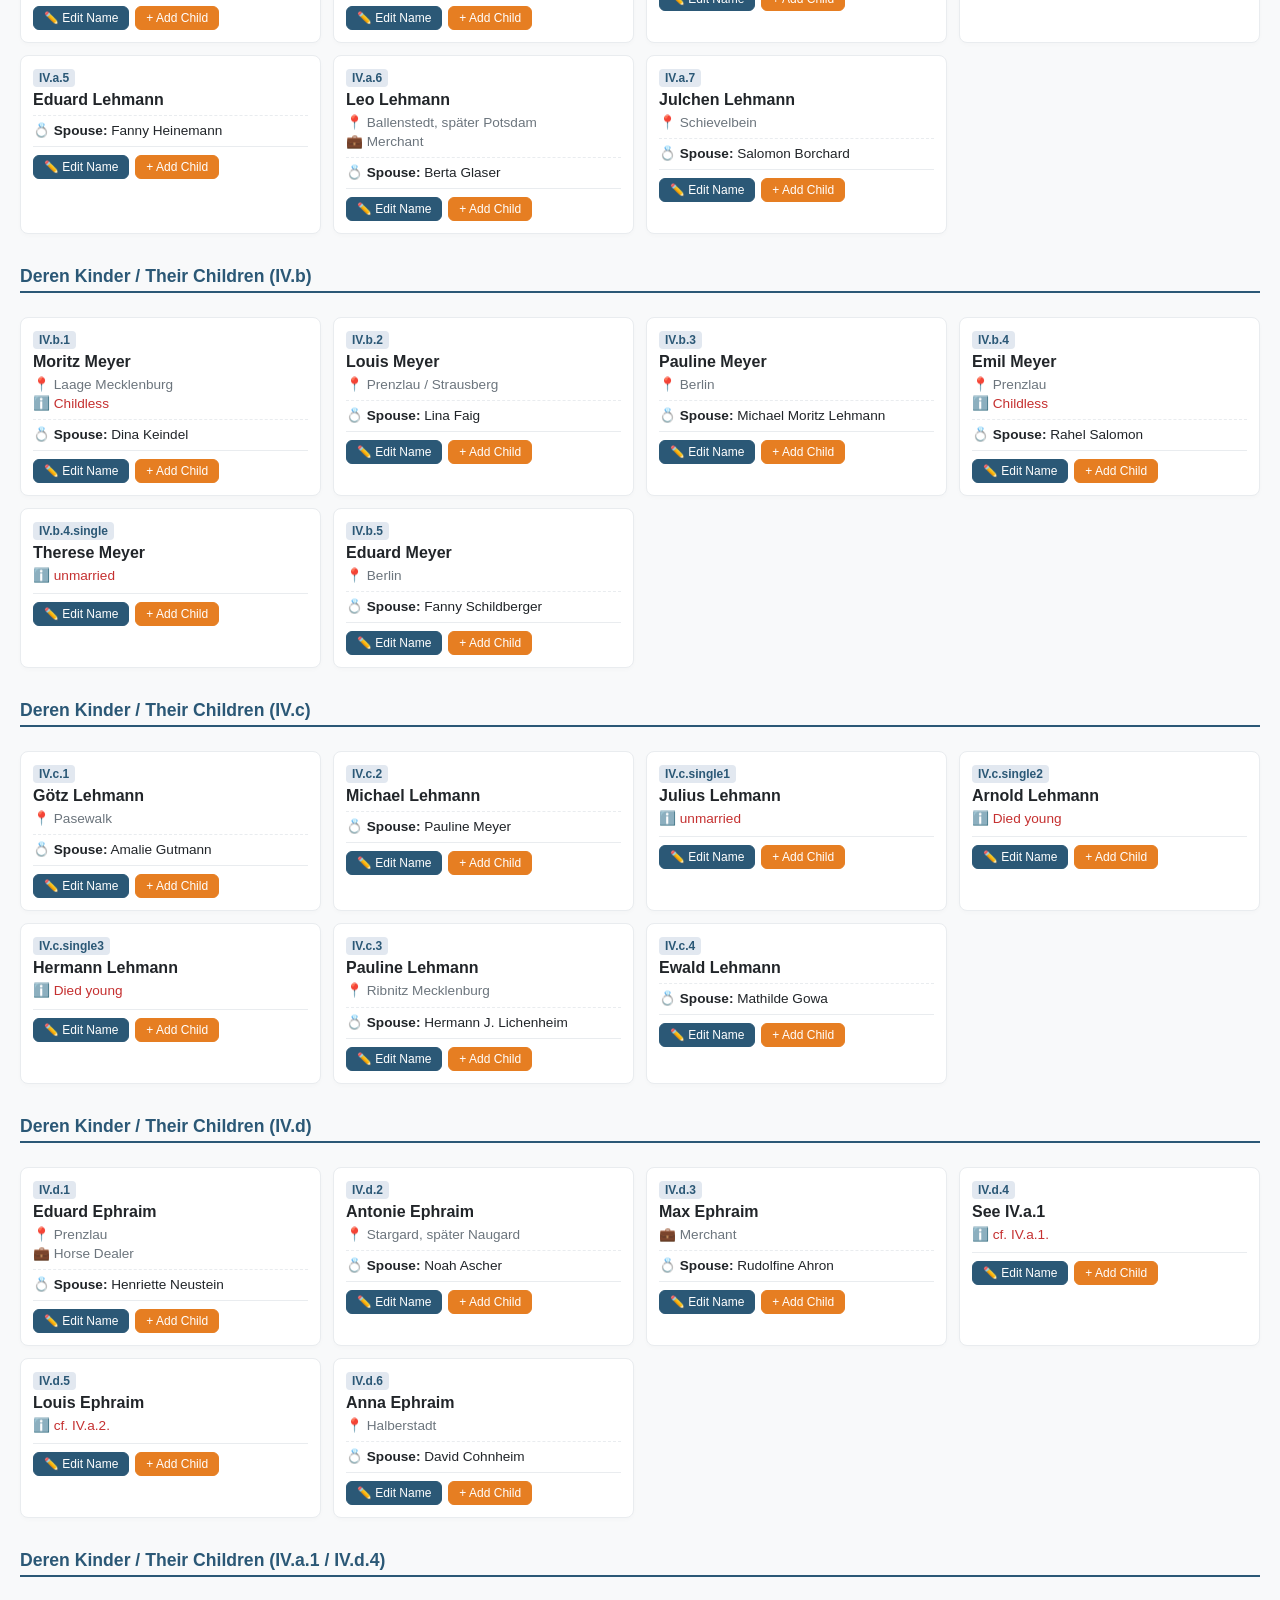
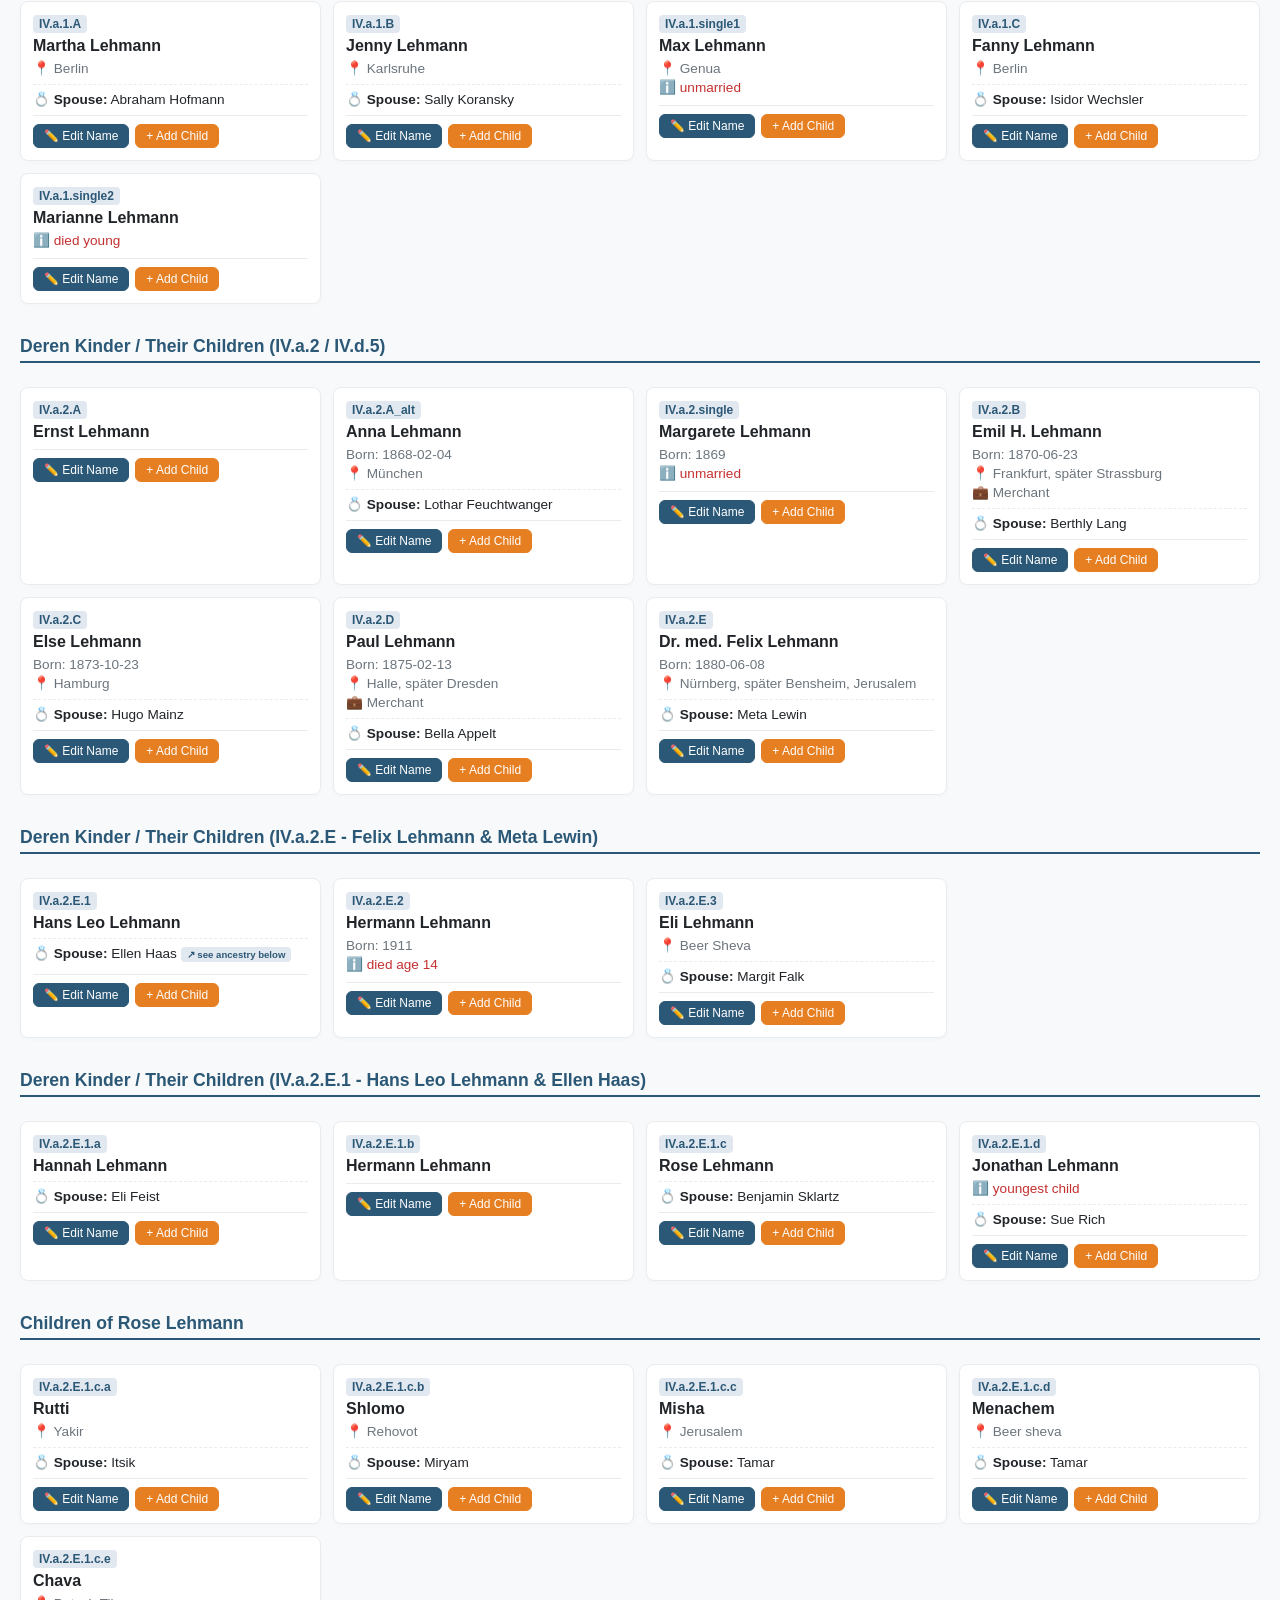
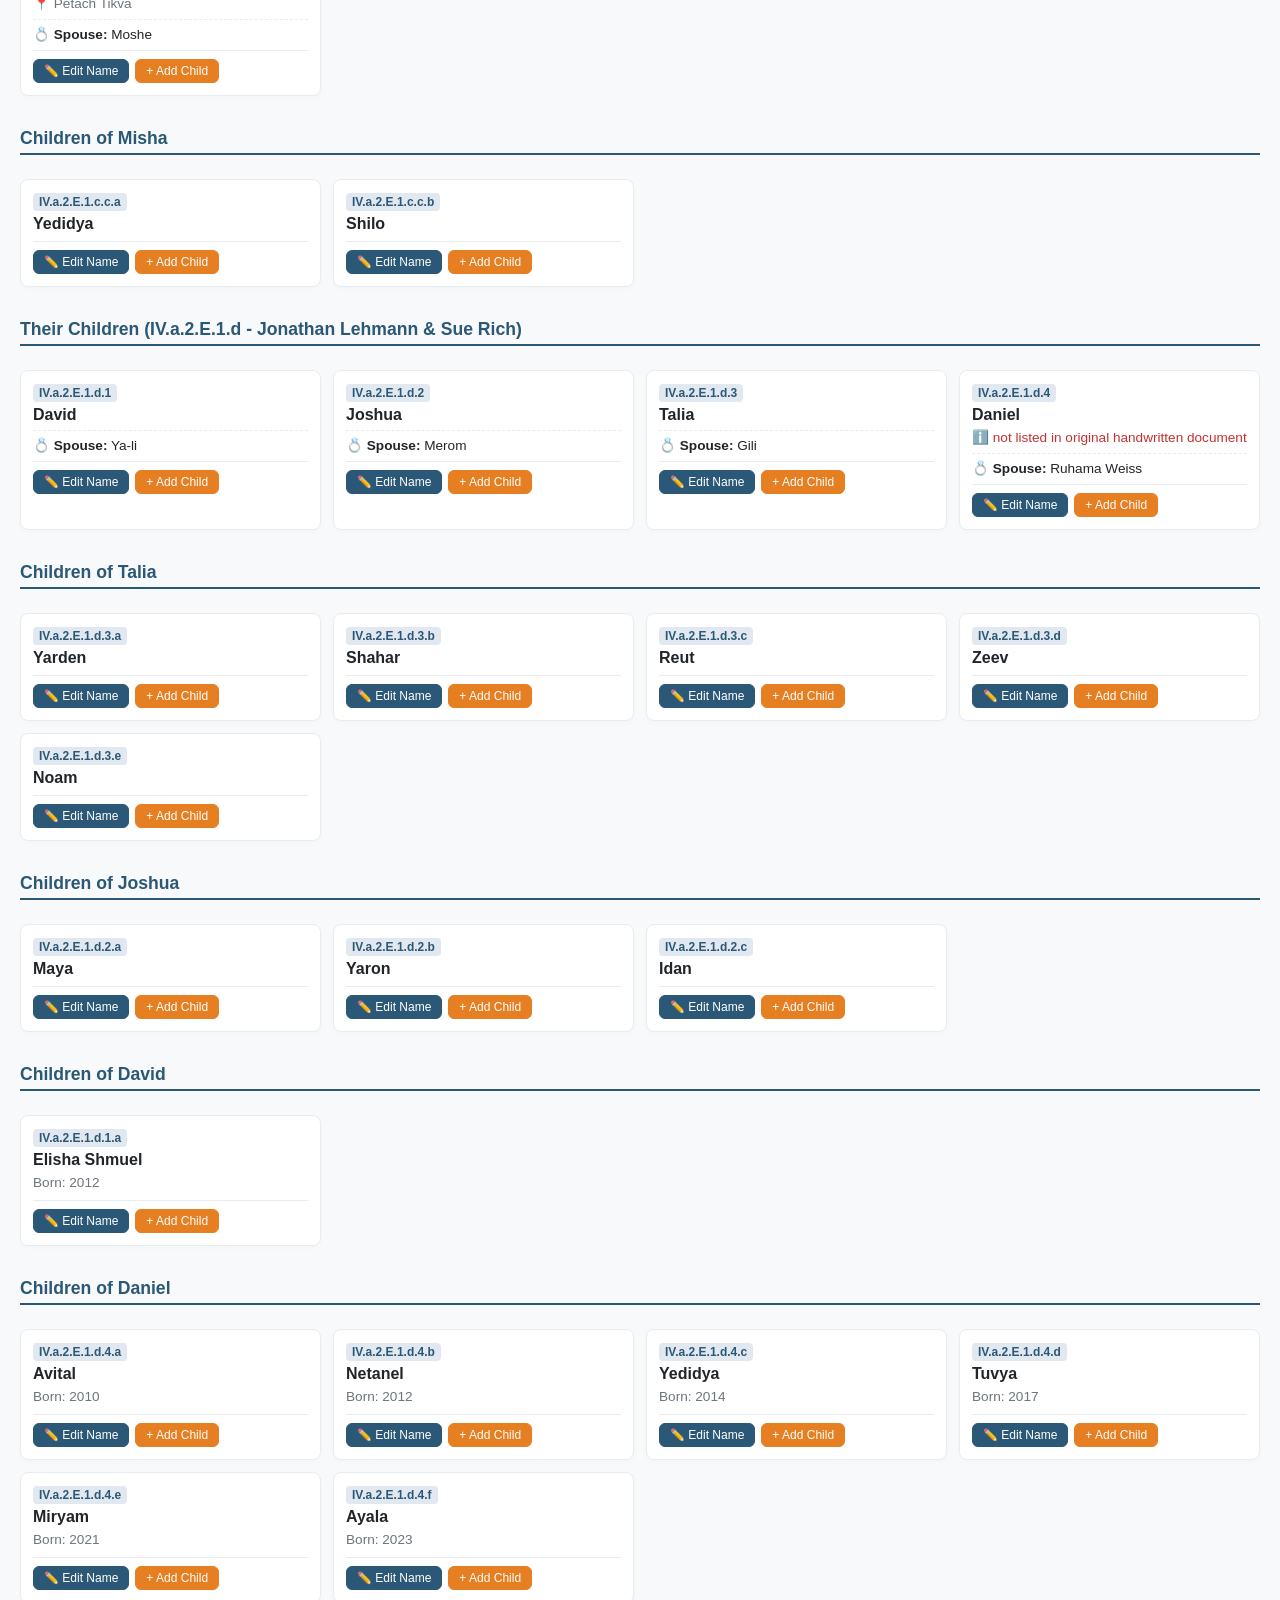
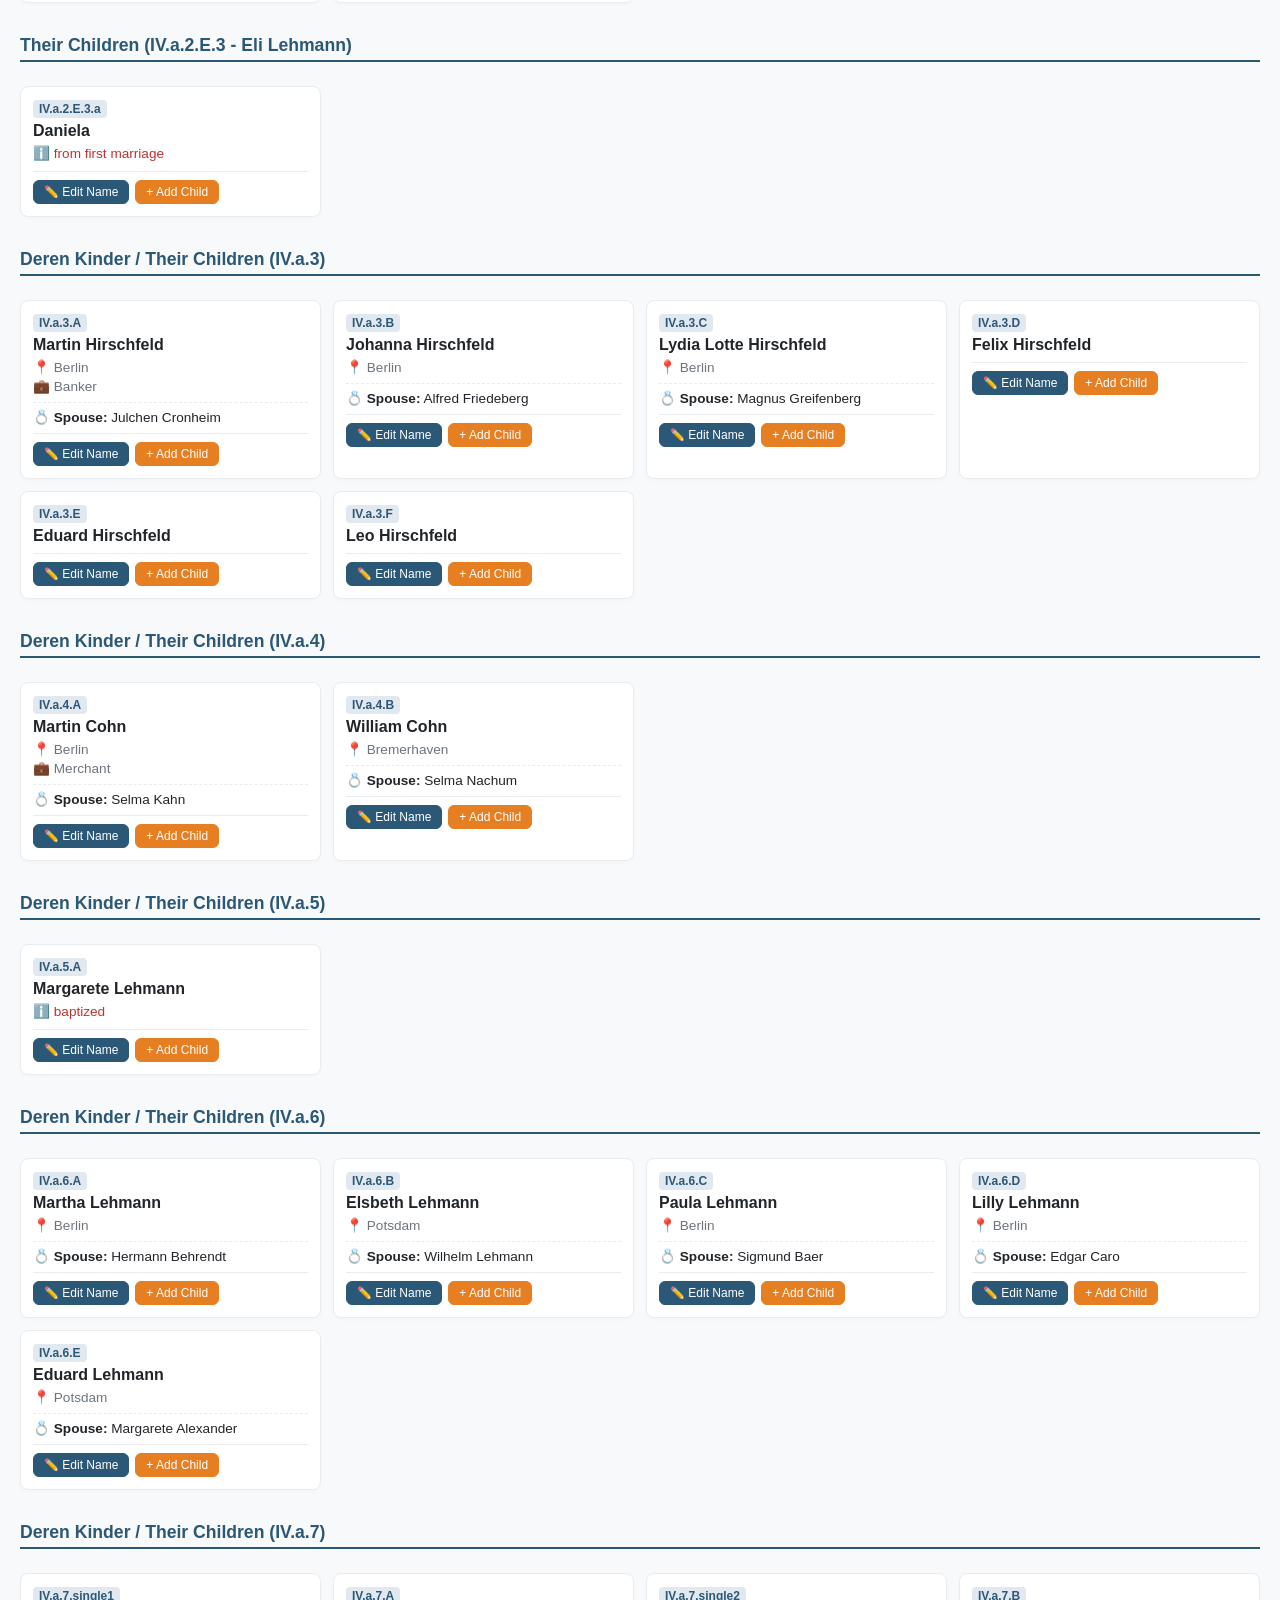
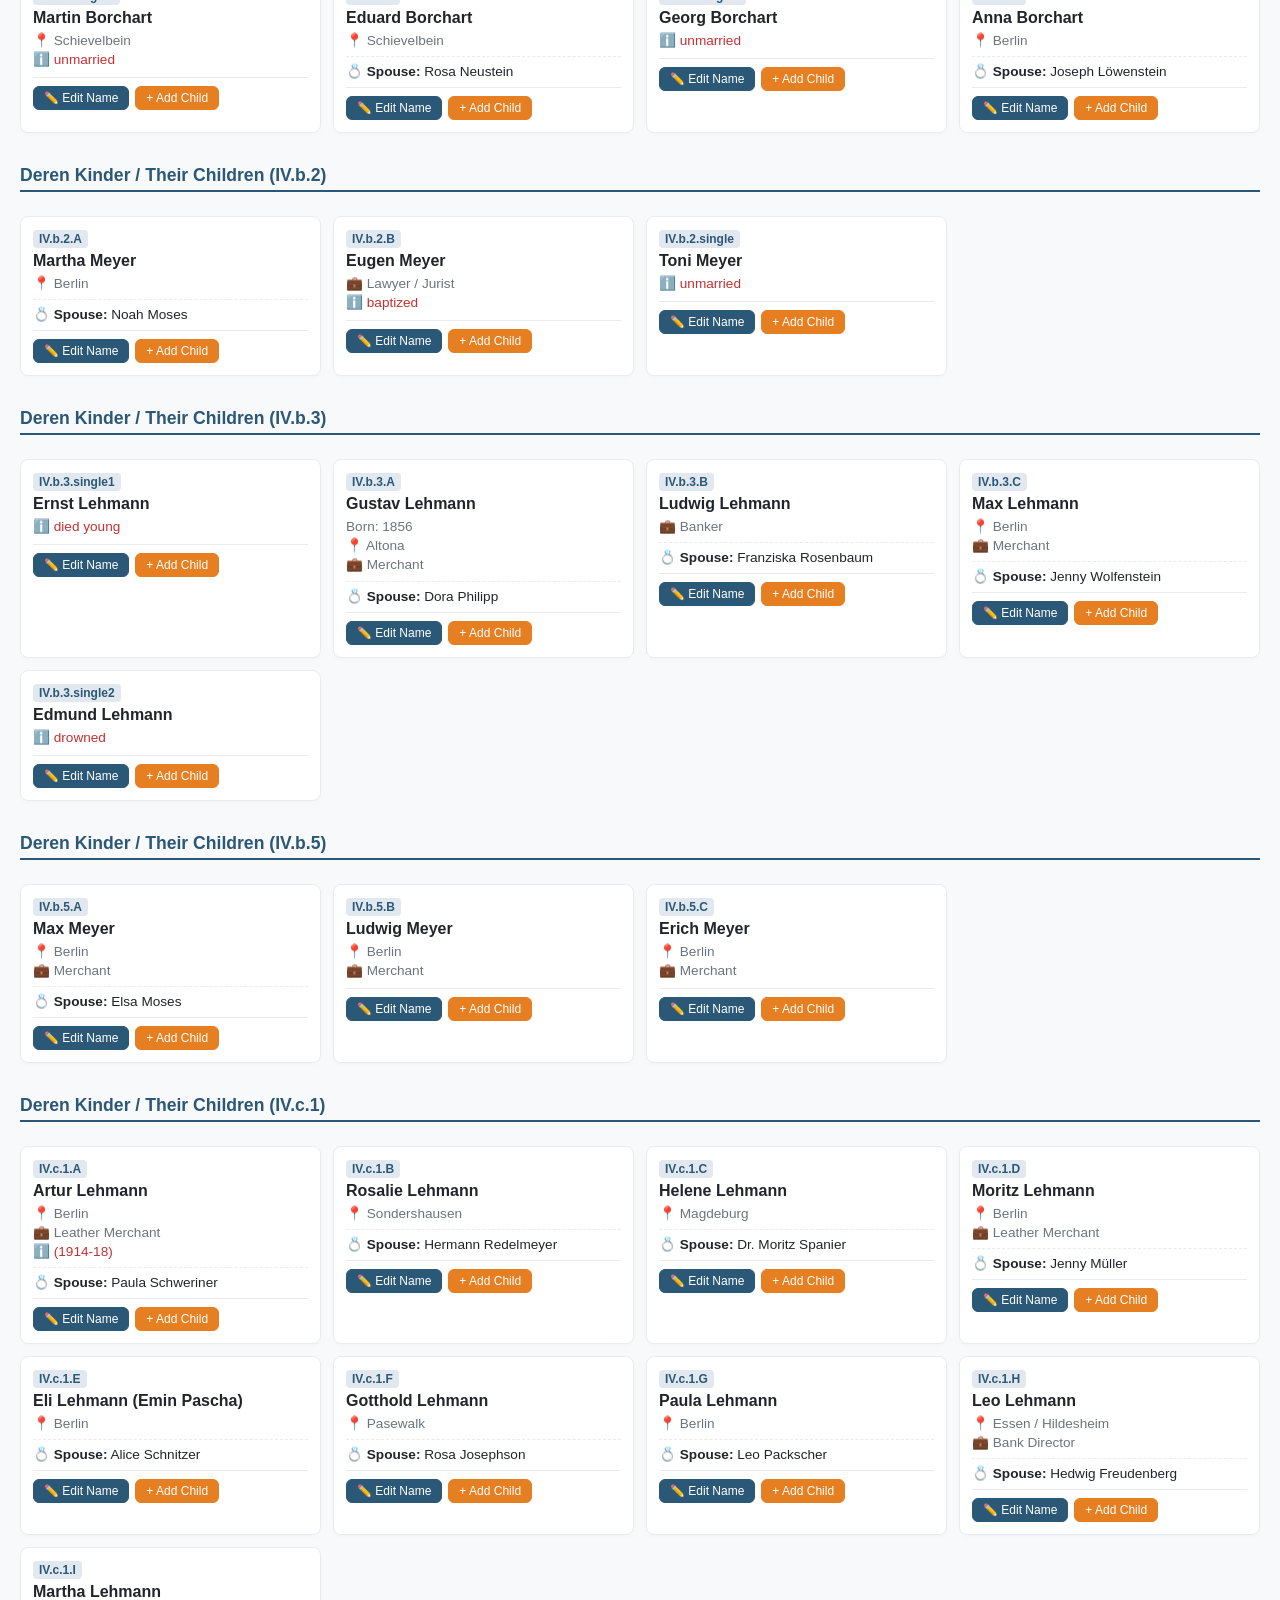
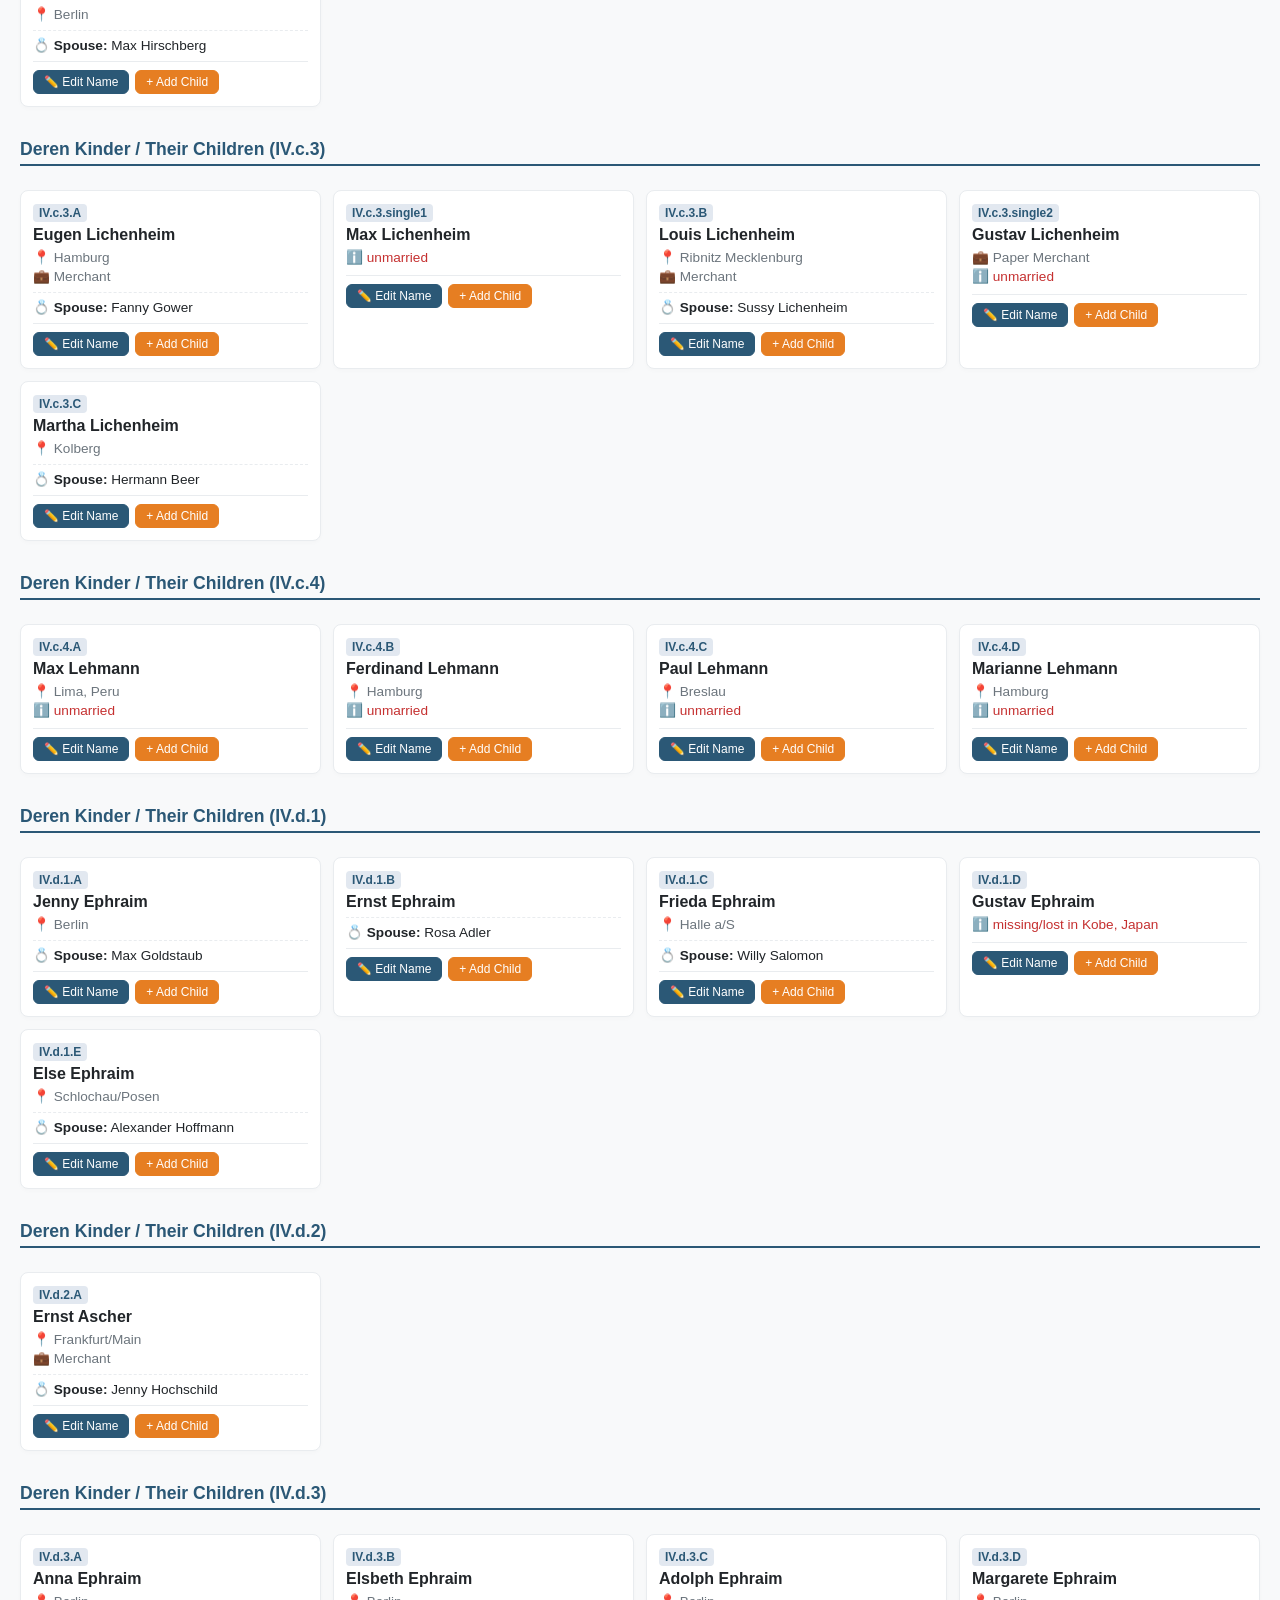
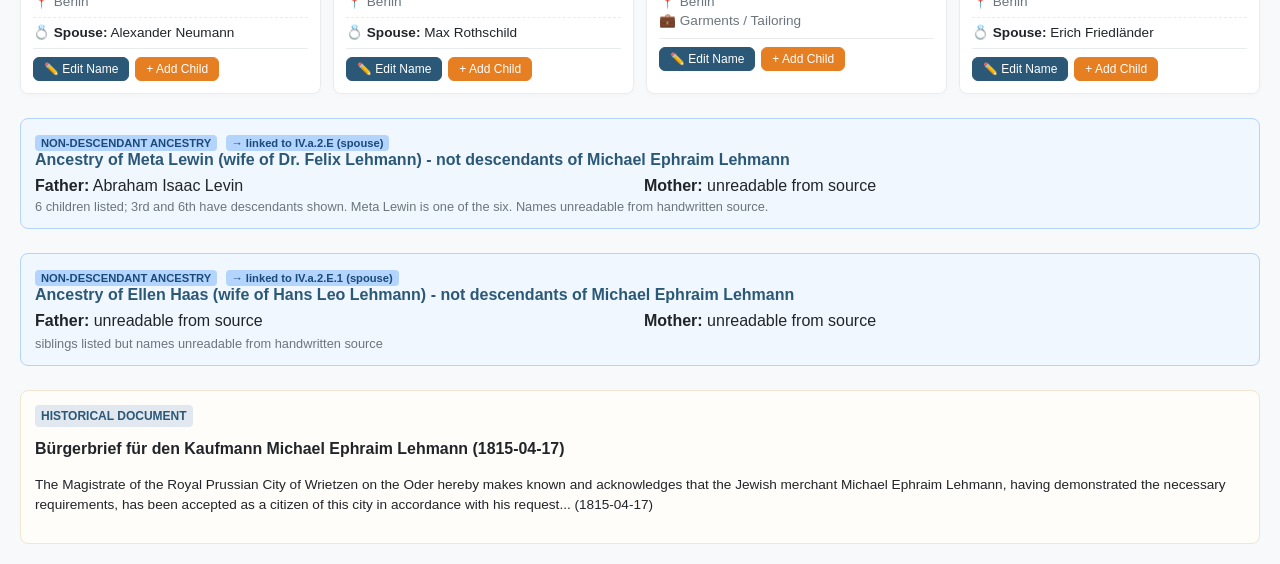
<file: html_family_tree_in_list.html>
<!DOCTYPE html>
<html lang="en">
<head>
    <meta charset="UTF-8">
    <meta name="viewport" content="width=device-width, initial-scale=1.0">
    <title>Family Archive / Familienarchiv</title>
    <style>
        :root {
            --bg-color: #f8f9fa;
            --card-bg: #ffffff;
            --text-main: #212529;
            --text-muted: #6c757d;
            --accent: #2b5876;
            --accent-light: #4e4376;
            --border: #e9ecef;
            --badge-bg: #e2e8f0;
            --success: #28a745;
            --danger: #dc3545;
            --warning: #ffc107;
        }

        body {
            font-family: -apple-system, BlinkMacSystemFont, "Segoe UI", Roboto, Helvetica, Arial, sans-serif;
            background-color: var(--bg-color);
            color: var(--text-main);
            margin: 0;
            padding: 12px;
            box-sizing: border-box;
        }

        header {
            text-align: center;
            padding: 16px;
            background: linear-gradient(135deg, var(--accent), var(--accent-light));
            color: white;
            border-radius: 12px;
            margin-bottom: 16px;
            box-shadow: 0 4px 6px rgba(0,0,0,0.1);
        }

        h1 { font-size: 1.4rem; margin: 0 0 8px 0; }

        .controls {
            display: flex;
            flex-wrap: wrap;
            gap: 8px;
            justify-content: center;
            margin-top: 12px;
        }

        button {
            background-color: rgba(255, 255, 255, 0.2);
            border: 1px solid rgba(255, 255, 255, 0.4);
            color: white;
            padding: 6px 12px;
            border-radius: 20px;
            font-size: 0.85rem;
            cursor: pointer;
            transition: all 0.2s ease;
        }

        button:hover, button.active {
            background-color: white;
            color: var(--accent);
        }

        .btn-action {
            background-color: var(--accent);
            border: 1px solid var(--accent);
            color: white;
            padding: 4px 10px;
            border-radius: 6px;
            font-size: 0.75rem;
            cursor: pointer;
        }

        .btn-action:hover { opacity: 0.85; }
        .btn-action.save { background-color: var(--success); border-color: var(--success); }
        .btn-action.danger { background-color: var(--danger); border-color: var(--danger); }
        .btn-action.warning { background-color: #e67e22; border-color: #e67e22; }

        .search-box {
            width: 100%;
            max-width: 400px;
            margin: 0 auto 16px auto;
            display: block;
            padding: 10px 14px;
            border: 1px solid var(--border);
            border-radius: 20px;
            font-size: 0.9rem;
            box-sizing: border-box;
        }

        .section-title {
            font-size: 1.1rem;
            color: var(--accent);
            border-bottom: 2px solid var(--accent);
            padding-bottom: 4px;
            margin: 20px 0 12px 0;
        }

        .tree-container {
            display: grid;
            grid-template-columns: repeat(auto-fill, minmax(280px, 1fr));
            gap: 12px;
        }

        .tree-card {
            background: var(--card-bg);
            border-radius: 8px;
            padding: 12px;
            border: 1px solid var(--border);
            box-shadow: 0 2px 4px rgba(0,0,0,0.02);
            position: relative;
        }

        .tree-card:hover { border-color: var(--accent); }

        .person-id {
            font-size: 0.75rem;
            font-weight: bold;
            color: var(--accent);
            background: var(--badge-bg);
            padding: 2px 6px;
            border-radius: 4px;
            display: inline-block;
            margin-bottom: 4px;
        }

        .person-name {
            font-weight: 600;
            font-size: 1rem;
            margin-bottom: 4px;
        }

        .person-name.editable:hover {
            background: #fff3cd;
            cursor: pointer;
            border-radius: 4px;
            padding: 0 4px;
        }

        .person-details {
            font-size: 0.85rem;
            color: var(--text-muted);
            line-height: 1.4;
        }

        .spouse-info {
            margin-top: 6px;
            padding-top: 6px;
            border-top: 1px dashed var(--border);
            font-size: 0.85rem;
        }

        .card-actions {
            margin-top: 8px;
            padding-top: 8px;
            border-top: 1px solid var(--border);
            display: flex;
            gap: 6px;
            flex-wrap: wrap;
        }

        .ancestry-section {
            background: #f0f7ff;
            border: 1px solid #b3d4fc;
            border-radius: 8px;
            padding: 14px;
            margin-top: 24px;
        }

        .ancestry-section h3 {
            color: var(--accent);
            margin: 0 0 8px 0;
            font-size: 1rem;
        }

        .ancestry-section .badge {
            background: #b3d4fc;
            color: #1a4a7a;
            font-size: 0.7rem;
            padding: 2px 6px;
            border-radius: 4px;
            font-weight: bold;
        }

        .document-card {
            background: #fffdf9;
            border: 1px solid #f0e6d2;
            border-radius: 8px;
            padding: 14px;
            margin-top: 24px;
            font-size: 0.85rem;
            line-height: 1.5;
        }

        .save-bar {
            position: fixed;
            bottom: 0;
            left: 0;
            right: 0;
            background: var(--accent);
            color: white;
            padding: 10px 20px;
            display: flex;
            justify-content: space-between;
            align-items: center;
            z-index: 1000;
            transform: translateY(100%);
            transition: transform 0.3s ease;
            box-shadow: 0 -2px 10px rgba(0,0,0,0.2);
        }

        .save-bar.visible { transform: translateY(0); }
        .save-bar button { padding: 8px 20px; font-size: 0.9rem; font-weight: bold; }

        .modal-overlay {
            position: fixed;
            inset: 0;
            background: rgba(0,0,0,0.5);
            display: flex;
            align-items: center;
            justify-content: center;
            z-index: 2000;
        }

        .modal {
            background: white;
            border-radius: 12px;
            padding: 24px;
            min-width: 320px;
            max-width: 90vw;
            box-shadow: 0 10px 40px rgba(0,0,0,0.3);
        }

        .modal h3 { margin: 0 0 16px 0; color: var(--accent); }

        .modal label {
            display: block;
            font-size: 0.85rem;
            font-weight: 600;
            margin-bottom: 4px;
            color: var(--text-muted);
        }

        .modal input, .modal select {
            width: 100%;
            padding: 8px 12px;
            border: 1px solid var(--border);
            border-radius: 6px;
            font-size: 0.9rem;
            margin-bottom: 12px;
            box-sizing: border-box;
        }

        .modal-actions {
            display: flex;
            gap: 8px;
            justify-content: flex-end;
            margin-top: 16px;
        }

        .modal-actions button {
            color: white;
            padding: 8px 16px;
            border-radius: 8px;
            font-weight: 600;
        }

        .hidden { display: none !important; }

        @media (min-width: 600px) {
            body { padding: 20px; }
            h1 { font-size: 1.8rem; }
        }
    </style>
</head>
<body>

<header>
    <h1 id="title">Family Archive / Familienarchiv</h1>
    <div class="controls">
        <button id="lang-btn" onclick="toggleLanguage()">Language: DE / EN</button>
        <button onclick="openAddRootPerson()">+ Add Person</button>
    </div>
</header>

<input type="text" id="search" class="search-box" placeholder="Search name, place, occupation..." oninput="filterCards()">

<div id="content" class="tree-container"></div>

<div id="ancestry-container"></div>

<div class="document-card" id="doc-card">
    <div class="person-id">HISTORICAL DOCUMENT</div>
    <h3 id="doc-title" style="margin: 6px 0;">Bürgerbrief (1815)</h3>
    <p id="doc-body"></p>
</div>

<div class="save-bar" id="save-bar">
    <span id="save-status">Unsaved changes</span>
    <div>
        <button onclick="discardChanges()" class="btn-action danger" style="padding:8px 16px;font-size:0.9rem;">Discard</button>
        <button onclick="saveChanges()" class="btn-action save" style="padding:8px 16px;font-size:0.9rem;">Save Changes</button>
    </div>
</div>

<script>
let currentLang = 'en';
let jsonData = null;
let hasChanges = false;

async function loadData() {
    const response = await fetch('family_tree_base.json');
    jsonData = await response.json();
    document.getElementById('title').textContent = jsonData.document_title || 'Family Archive';
    render();
}

function markDirty() {
    hasChanges = true;
    document.getElementById('save-bar').classList.add('visible');
}

function render() {
    renderCards();
    renderAncestry();
    renderDocument();
}

function renderCards() {
    const container = document.getElementById('content');
    container.innerHTML = '';

    jsonData.generations.forEach((gen, genIdx) => {
        const sectionHeader = document.createElement('div');
        sectionHeader.style.gridColumn = '1 / -1';
        sectionHeader.innerHTML = `<h2 class="section-title">${gen.description || gen.generation}</h2>`;
        container.appendChild(sectionHeader);

        gen.individuals.forEach((person, personIdx) => {
            const card = document.createElement('div');
            card.className = 'tree-card';
            card.dataset.genIdx = genIdx;
            card.dataset.personIdx = personIdx;

            const occ = currentLang === 'de' ? (person.occupation_de || '') : (person.occupation_en || '');
            const notes = currentLang === 'de' ? (person.notes_de || person.marital_status_de || '') : (person.notes_en || person.marital_status_en || '');
            const birth = person.birth_year || person.birth_date || '';
            const loc = person.location || '';

            card.innerHTML = `
                <span class="person-id">${person.id}</span>
                <div class="person-name editable" onclick="editName(${genIdx}, ${personIdx})">${person.name}</div>
                <div class="person-details">
                    ${birth ? `<div>Born: ${birth}</div>` : ''}
                    ${loc ? `<div>📍 ${loc}</div>` : ''}
                    ${occ ? `<div>💼 ${occ}</div>` : ''}
                    ${notes ? `<div style="color: #c53030;">ℹ️ ${notes}</div>` : ''}
                </div>
                ${person.spouse ? `
                    <div class="spouse-info">
                        💍 <strong>${currentLang === 'de' ? 'Ehepartner' : 'Spouse'}:</strong> ${person.spouse}
                        ${person.spouse_ancestry_ref ? ' <span class="person-id" style="font-size:0.6rem;">↗ see ancestry below</span>' : ''}
                    </div>
                ` : ''}
                <div class="card-actions">
                    <button class="btn-action" onclick="editName(${genIdx}, ${personIdx})">✏️ Edit Name</button>
                    <button class="btn-action warning" onclick="addChild(${genIdx}, ${personIdx})">+ Add Child</button>
                </div>
            `;
            container.appendChild(card);
        });
    });
}

function renderAncestry() {
    const container = document.getElementById('ancestry-container');
    container.innerHTML = '';

    const ancestry = jsonData.non_descendant_ancestry;
    if (!ancestry || ancestry.length === 0) return;

    ancestry.forEach((entry, idx) => {
        const section = document.createElement('div');
        section.className = 'ancestry-section';

        const fatherName = entry.father?.name || entry.father?.name_note || 'Unknown';
        const motherName = entry.mother?.name || entry.mother?.name_note || 'Unknown';

        let childrenHtml = '';
        if (entry.children && entry.children.length > 0) {
            childrenHtml = '<div style="margin-top:8px;"><strong>Children:</strong><ul style="margin:4px 0;padding-left:20px;">';
            entry.children.forEach(child => {
                const name = child.name || `Child #${child.position} (unreadable)`;
                const extra = child.has_children ? ' — <em>has descendants</em>' : '';
                childrenHtml += `<li>${name}${extra}</li>`;
            });
            childrenHtml += '</ul></div>';
        }
        if (entry.children_note) {
            childrenHtml += `<div style="font-size:0.8rem;color:var(--text-muted);margin-top:4px;">${entry.children_note}</div>`;
        }

        let siblingsHtml = '';
        if (entry.siblings_note) {
            siblingsHtml = `<div style="margin-top:6px;font-size:0.8rem;color:var(--text-muted);">${entry.siblings_note}</div>`;
        }

        section.innerHTML = `
            <span class="badge">NON-DESCENDANT ANCESTRY</span>
            <span class="badge" style="margin-left:4px;">→ linked to ${entry.connected_to}</span>
            <h3>${entry.description}</h3>
            <div style="display:grid;grid-template-columns:1fr 1fr;gap:8px;margin-top:8px;">
                <div><strong>Father:</strong> ${fatherName}</div>
                <div><strong>Mother:</strong> ${motherName}</div>
            </div>
            ${childrenHtml}
            ${siblingsHtml}
        `;
        container.appendChild(section);
    });
}

function renderDocument() {
    const doc = jsonData.historical_document;
    if (!doc) return;
    const text = currentLang === 'de' ? doc.content_de : doc.content_en;
    document.getElementById('doc-body').innerText = text + ` (${doc.date})`;
    document.getElementById('doc-title').textContent = `${doc.title_de} (${doc.date})`;
}

function editName(genIdx, personIdx) {
    const person = jsonData.generations[genIdx].individuals[personIdx];
    showModal('Edit Name', [
        { label: 'Name', key: 'name', value: person.name },
        { label: 'ID', key: 'id', value: person.id, readonly: true }
    ], (values) => {
        if (values.name && values.name !== person.name) {
            person.name = values.name;
            markDirty();
            render();
        }
    });
}

function addChild(genIdx, personIdx) {
    const parent = jsonData.generations[genIdx].individuals[personIdx];
    const parentId = parent.id;

    const childGenName = `${parentId} Children`;
    let childGen = jsonData.generations.find(g => g.generation === childGenName);

    // Also check for combined generation names like "IV.a.1 / IV.d.4 Children"
    if (!childGen) {
        childGen = jsonData.generations.find(g => g.generation.startsWith(parentId + ' ') && g.generation.endsWith('Children'));
    }
    if (!childGen) {
        childGen = jsonData.generations.find(g => g.generation.includes(parentId) && g.generation.endsWith('Children'));
    }

    const existingChildren = childGen ? childGen.individuals : [];
    const nextLetter = existingChildren.length > 0
        ? String.fromCharCode(existingChildren.length + 97)
        : 'a';
    const suggestedId = `${parentId}.${nextLetter}`;

    showModal(`Add Child of ${parent.name}`, [
        { label: 'Child ID', key: 'id', value: suggestedId },
        { label: 'Name', key: 'name', value: '' },
        { label: 'Spouse (optional)', key: 'spouse', value: '' },
        { label: 'Location (optional)', key: 'location', value: '' },
        { label: 'Birth Year (optional)', key: 'birth_year', value: '' }
    ], (values) => {
        if (!values.name) { alert('Name is required'); return; }

        const newPerson = { id: values.id, name: values.name };
        if (values.spouse) newPerson.spouse = values.spouse;
        if (values.location) newPerson.location = values.location;
        if (values.birth_year) newPerson.birth_year = values.birth_year;

        if (childGen) {
            childGen.individuals.push(newPerson);
        } else {
            const newGen = {
                generation: childGenName,
                description: `Children of ${parent.name}`,
                individuals: [newPerson]
            };
            // Insert after the parent's generation
            const insertIdx = genIdx + 1;
            jsonData.generations.splice(insertIdx, 0, newGen);
        }

        markDirty();
        render();
    });
}

function openAddRootPerson() {
    const genNames = jsonData.generations.map(g => g.generation);
    showModal('Add Person to Generation', [
        { label: 'Generation (existing or new)', key: 'generation', value: '', datalist: genNames },
        { label: 'Person ID', key: 'id', value: '' },
        { label: 'Name', key: 'name', value: '' },
        { label: 'Spouse (optional)', key: 'spouse', value: '' },
        { label: 'Location (optional)', key: 'location', value: '' }
    ], (values) => {
        if (!values.name || !values.generation) { alert('Generation and Name are required'); return; }

        const newPerson = { id: values.id || 'NEW', name: values.name };
        if (values.spouse) newPerson.spouse = values.spouse;
        if (values.location) newPerson.location = values.location;

        let gen = jsonData.generations.find(g => g.generation === values.generation);
        if (gen) {
            gen.individuals.push(newPerson);
        } else {
            jsonData.generations.push({
                generation: values.generation,
                description: values.generation,
                individuals: [newPerson]
            });
        }

        markDirty();
        render();
    });
}

function showModal(title, fields, onConfirm) {
    const overlay = document.createElement('div');
    overlay.className = 'modal-overlay';

    let fieldsHtml = fields.map(f => {
        const readonly = f.readonly ? 'readonly style="background:#eee;"' : '';
        const datalist = f.datalist ? `list="dl-${f.key}"` : '';
        let datalistHtml = '';
        if (f.datalist) {
            datalistHtml = `<datalist id="dl-${f.key}">${f.datalist.map(v => `<option value="${v}">`).join('')}</datalist>`;
        }
        return `
            <label>${f.label}</label>
            <input type="text" id="modal-${f.key}" value="${f.value || ''}" ${readonly} ${datalist}>
            ${datalistHtml}
        `;
    }).join('');

    overlay.innerHTML = `
        <div class="modal">
            <h3>${title}</h3>
            ${fieldsHtml}
            <div class="modal-actions">
                <button class="btn-action danger" onclick="this.closest('.modal-overlay').remove()">Cancel</button>
                <button class="btn-action save" id="modal-confirm">Confirm</button>
            </div>
        </div>
    `;

    document.body.appendChild(overlay);
    overlay.querySelector('#modal-confirm').onclick = () => {
        const values = {};
        fields.forEach(f => {
            values[f.key] = document.getElementById(`modal-${f.key}`).value.trim();
        });
        overlay.remove();
        onConfirm(values);
    };

    overlay.addEventListener('click', (e) => {
        if (e.target === overlay) overlay.remove();
    });

    const firstInput = overlay.querySelector('input:not([readonly])');
    if (firstInput) setTimeout(() => firstInput.focus(), 50);
}

async function saveChanges() {
    document.getElementById('save-status').textContent = 'Saving...';
    try {
        const response = await fetch('/save', {
            method: 'POST',
            headers: { 'Content-Type': 'application/json' },
            body: JSON.stringify(jsonData)
        });
        const result = await response.json();
        if (result.status === 'ok') {
            hasChanges = false;
            document.getElementById('save-bar').classList.remove('visible');
        } else {
            alert('Save failed: ' + result.message);
            document.getElementById('save-status').textContent = 'Save failed!';
        }
    } catch (e) {
        alert('Save failed: ' + e.message);
        document.getElementById('save-status').textContent = 'Save failed!';
    }
}

function discardChanges() {
    if (confirm('Discard all unsaved changes?')) {
        hasChanges = false;
        document.getElementById('save-bar').classList.remove('visible');
        loadData();
    }
}

function toggleLanguage() {
    currentLang = currentLang === 'de' ? 'en' : 'de';
    document.getElementById('lang-btn').innerText = `Lang: ${currentLang.toUpperCase()}`;
    render();
}

function filterCards() {
    const query = document.getElementById('search').value.toLowerCase();
    const cards = document.querySelectorAll('.tree-card');
    cards.forEach(card => {
        const text = card.innerText.toLowerCase();
        card.classList.toggle('hidden', !text.includes(query));
    });
}

loadData();
</script>

</body>
</html>
</file>
<file: teaching claude/styles.css>
/* ============================================================
   סגנון המצגת — Claude למי שלא מתכנת
   ============================================================ */

/* --- Reset & Base --- */
* {
  margin: 0;
  padding: 0;
  box-sizing: border-box;
}

body {
  font-family: 'Segoe UI', 'Arial', 'Noto Sans Hebrew', sans-serif;
  background: #0f0f1a;
  color: #e8e8f0;
  direction: rtl;
  overflow: hidden;
  height: 100vh;
}

/* --- Presentation Container --- */
#presentation {
  display: flex;
  flex-direction: column;
  justify-content: center;
  align-items: center;
  height: 100vh;
  padding: 2rem;
  position: relative;
}

/* --- Slide --- */
.slide {
  max-width: 900px;
  width: 100%;
  text-align: right;
  flex: 1;
  display: flex;
  flex-direction: column;
  justify-content: center;
  padding: 2rem;
}

.slide-enter {
  animation: fadeSlideIn 0.4s ease-out;
}

@keyframes fadeSlideIn {
  from {
    opacity: 0;
    transform: translateY(20px);
  }
  to {
    opacity: 1;
    transform: translateY(0);
  }
}

/* --- Emoji --- */
.slide-emoji {
  font-size: 3.5rem;
  margin-bottom: 0.5rem;
  line-height: 1;
}

/* --- Title --- */
#slide-title {
  font-size: 2.8rem;
  font-weight: 700;
  color: #ffffff;
  margin-bottom: 1.5rem;
  line-height: 1.3;
  background: linear-gradient(135deg, #c49a6c, #e8c496);
  -webkit-background-clip: text;
  -webkit-text-fill-color: transparent;
  background-clip: text;
}

/* --- Bullets --- */
#slide-bullets {
  list-style: none;
  padding: 0;
}

#slide-bullets li {
  font-size: 1.5rem;
  line-height: 1.8;
  padding: 0.3rem 1.5rem 0.3rem 0;
  position: relative;
  color: #d0d0e0;
}

#slide-bullets li::before {
  content: '◆';
  position: absolute;
  right: 0;
  color: #c49a6c;
  font-size: 0.7rem;
  top: 0.75rem;
}

#slide-bullets li.sub-bullet {
  font-size: 1.3rem;
  padding-right: 3rem;
  color: #a0a0c0;
}

#slide-bullets li.sub-bullet::before {
  content: '○';
  right: 1.8rem;
  font-size: 0.6rem;
}

/* --- Navigation Bar --- */
.nav-bar {
  display: flex;
  align-items: center;
  gap: 2rem;
  padding: 1rem;
  direction: rtl;
}

.nav-bar button {
  background: rgba(196, 154, 108, 0.15);
  color: #c49a6c;
  border: 1px solid rgba(196, 154, 108, 0.3);
  padding: 0.6rem 1.5rem;
  border-radius: 8px;
  font-size: 1.1rem;
  font-family: inherit;
  cursor: pointer;
  transition: all 0.2s;
}

.nav-bar button:hover:not(:disabled) {
  background: rgba(196, 154, 108, 0.3);
  border-color: #c49a6c;
}

.nav-bar button:disabled {
  opacity: 0.3;
  cursor: default;
}

#slide-counter {
  font-size: 1rem;
  color: #808090;
  font-variant-numeric: tabular-nums;
  direction: ltr;
}

/* --- Progress Bar --- */
.progress-bar {
  position: fixed;
  bottom: 0;
  left: 0;
  right: 0;
  height: 4px;
  background: rgba(255, 255, 255, 0.05);
}

.progress-fill {
  height: 100%;
  background: linear-gradient(90deg, #c49a6c, #e8c496);
  transition: width 0.4s ease;
  border-radius: 0 2px 2px 0;
}

/* --- Speaker Notes --- */
.speaker-notes {
  position: fixed;
  bottom: 20px;
  left: 50%;
  transform: translateX(-50%);
  background: rgba(40, 40, 60, 0.95);
  border: 1px solid rgba(196, 154, 108, 0.2);
  border-radius: 12px;
  padding: 1rem 1.5rem;
  max-width: 700px;
  width: 90%;
  font-size: 1rem;
  color: #a0a0b0;
  backdrop-filter: blur(10px);
  z-index: 100;
  direction: rtl;
  text-align: right;
}

.speaker-notes strong {
  color: #c49a6c;
  display: block;
  margin-bottom: 0.3rem;
}

.speaker-notes.hidden {
  display: none;
}

/* --- Responsive --- */
@media (max-width: 768px) {
  #slide-title {
    font-size: 2rem;
  }

  #slide-bullets li {
    font-size: 1.2rem;
  }

  #slide-bullets li.sub-bullet {
    font-size: 1.05rem;
    padding-right: 2.5rem;
  }

  .slide-emoji {
    font-size: 2.5rem;
  }

  .nav-bar button {
    padding: 0.5rem 1rem;
    font-size: 1rem;
  }
}

@media (max-width: 480px) {
  #presentation {
    padding: 1rem;
  }

  #slide-title {
    font-size: 1.6rem;
  }

  #slide-bullets li {
    font-size: 1rem;
    line-height: 1.6;
  }
}

/* --- Fullscreen tweaks --- */
:fullscreen #presentation {
  background: #0f0f1a;
}

/* --- Print --- */
@media print {
  .nav-bar,
  .progress-bar,
  .speaker-notes {
    display: none !important;
  }

  body {
    background: white;
    color: black;
  }

  #slide-title {
    background: none;
    -webkit-text-fill-color: #333;
    color: #333;
  }

  .slide {
    page-break-after: always;
  }
}
</file>
